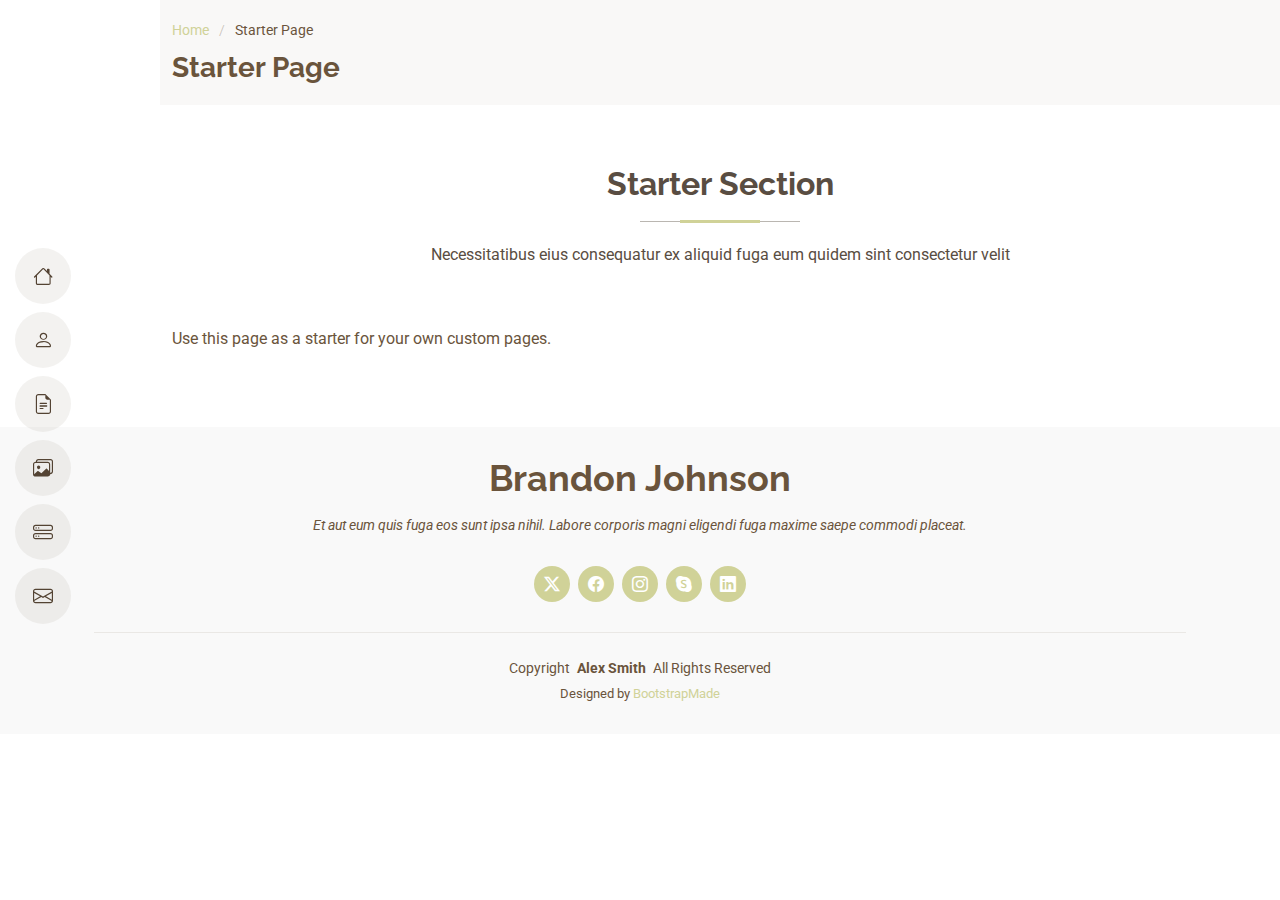
<file: starter-page.html>
<!DOCTYPE html>
<html lang="en">

<head>
  <meta charset="utf-8">
  <meta content="width=device-width, initial-scale=1.0" name="viewport">
  <title>Starter Page - MyResume Bootstrap Template</title>
  <meta content="" name="description">
  <meta content="" name="keywords">

  <!-- Favicons -->
  <link href="assets/img/favicon.png" rel="icon">
  <link href="assets/img/apple-touch-icon.png" rel="apple-touch-icon">

  <!-- Fonts -->
  <link href="https://fonts.googleapis.com" rel="preconnect">
  <link href="https://fonts.gstatic.com" rel="preconnect" crossorigin>
  <link href="https://fonts.googleapis.com/css2?family=Roboto:ital,wght@0,100;0,300;0,400;0,500;0,700;0,900;1,100;1,300;1,400;1,500;1,700;1,900&family=Poppins:ital,wght@0,100;0,200;0,300;0,400;0,500;0,600;0,700;0,800;0,900;1,100;1,200;1,300;1,400;1,500;1,600;1,700;1,800;1,900&family=Raleway:ital,wght@0,100;0,200;0,300;0,400;0,500;0,600;0,700;0,800;0,900;1,100;1,200;1,300;1,400;1,500;1,600;1,700;1,800;1,900&display=swap" rel="stylesheet">

  <!-- Vendor CSS Files -->
  <link href="assets/vendor/bootstrap/css/bootstrap.min.css" rel="stylesheet">
  <link href="assets/vendor/bootstrap-icons/bootstrap-icons.css" rel="stylesheet">
  <link href="assets/vendor/aos/aos.css" rel="stylesheet">
  <link href="assets/vendor/glightbox/css/glightbox.min.css" rel="stylesheet">
  <link href="assets/vendor/swiper/swiper-bundle.min.css" rel="stylesheet">

  <!-- Main CSS File -->
  <link href="assets/css/main.css" rel="stylesheet">

  <!-- =======================================================
  * Template Name: MyResume
  * Template URL: https://bootstrapmade.com/free-html-bootstrap-template-my-resume/
  * Updated: Jun 29 2024 with Bootstrap v5.3.3
  * Author: BootstrapMade.com
  * License: https://bootstrapmade.com/license/
  ======================================================== -->
</head>

<body class="starter-page-page">

  <header id="header" class="header d-flex flex-column justify-content-center">

    <i class="header-toggle d-xl-none bi bi-list"></i>

    <nav id="navmenu" class="navmenu">
      <ul>
        <li><a href="#hero"><i class="bi bi-house navicon"></i><span>Home</span></a></li>
        <li><a href="#about"><i class="bi bi-person navicon"></i><span>About</span></a></li>
        <li><a href="#resume"><i class="bi bi-file-earmark-text navicon"></i><span>Resume</span></a></li>
        <li><a href="#portfolio"><i class="bi bi-images navicon"></i><span>Portfolio</span></a></li>
        <li><a href="#services"><i class="bi bi-hdd-stack navicon"></i><span>Services</span></a></li>
        <li><a href="#contact"><i class="bi bi-envelope navicon"></i><span>Contact</span></a></li>
      </ul>
    </nav>

  </header>

  <main class="main">

    <!-- Page Title -->
    <div class="page-title" data-aos="fade">
      <div class="container">
        <nav class="breadcrumbs">
          <ol>
            <li><a href="index.html">Home</a></li>
            <li class="current">Starter Page</li>
          </ol>
        </nav>
        <h1>Starter Page</h1>
      </div>
    </div><!-- End Page Title -->

    <!-- Starter Section Section -->
    <section id="starter-section" class="starter-section section">

      <!-- Section Title -->
      <div class="container section-title" data-aos="fade-up">
        <h2>Starter Section</h2>
        <p>Necessitatibus eius consequatur ex aliquid fuga eum quidem sint consectetur velit</p>
      </div><!-- End Section Title -->

      <div class="container" data-aos="fade-up">
        <p>Use this page as a starter for your own custom pages.</p>
      </div>

    </section><!-- /Starter Section Section -->

  </main>

  <footer id="footer" class="footer position-relative light-background">
    <div class="container">
      <h3 class="sitename">Brandon Johnson</h3>
      <p>Et aut eum quis fuga eos sunt ipsa nihil. Labore corporis magni eligendi fuga maxime saepe commodi placeat.</p>
      <div class="social-links d-flex justify-content-center">
        <a href=""><i class="bi bi-twitter-x"></i></a>
        <a href=""><i class="bi bi-facebook"></i></a>
        <a href=""><i class="bi bi-instagram"></i></a>
        <a href=""><i class="bi bi-skype"></i></a>
        <a href=""><i class="bi bi-linkedin"></i></a>
      </div>
      <div class="container">
        <div class="copyright">
          <span>Copyright</span> <strong class="px-1 sitename">Alex Smith</strong> <span>All Rights Reserved</span>
        </div>
        <div class="credits">
          <!-- All the links in the footer should remain intact. -->
          <!-- You can delete the links only if you've purchased the pro version. -->
          <!-- Licensing information: https://bootstrapmade.com/license/ -->
          <!-- Purchase the pro version with working PHP/AJAX contact form: [buy-url] -->
          Designed by <a href="https://bootstrapmade.com/">BootstrapMade</a>
        </div>
      </div>
    </div>
  </footer>

  <!-- Scroll Top -->
  <a href="#" id="scroll-top" class="scroll-top d-flex align-items-center justify-content-center"><i class="bi bi-arrow-up-short"></i></a>

  <!-- Preloader -->
  <div id="preloader"></div>

  <!-- Vendor JS Files -->
  <script src="assets/vendor/bootstrap/js/bootstrap.bundle.min.js"></script>
  <script src="assets/vendor/php-email-form/validate.js"></script>
  <script src="assets/vendor/aos/aos.js"></script>
  <script src="assets/vendor/typed.js/typed.umd.js"></script>
  <script src="assets/vendor/purecounter/purecounter_vanilla.js"></script>
  <script src="assets/vendor/waypoints/noframework.waypoints.js"></script>
  <script src="assets/vendor/glightbox/js/glightbox.min.js"></script>
  <script src="assets/vendor/imagesloaded/imagesloaded.pkgd.min.js"></script>
  <script src="assets/vendor/isotope-layout/isotope.pkgd.min.js"></script>
  <script src="assets/vendor/swiper/swiper-bundle.min.js"></script>

  <!-- Main JS File -->
  <script src="assets/js/main.js"></script>

</body>

</html>
</file>
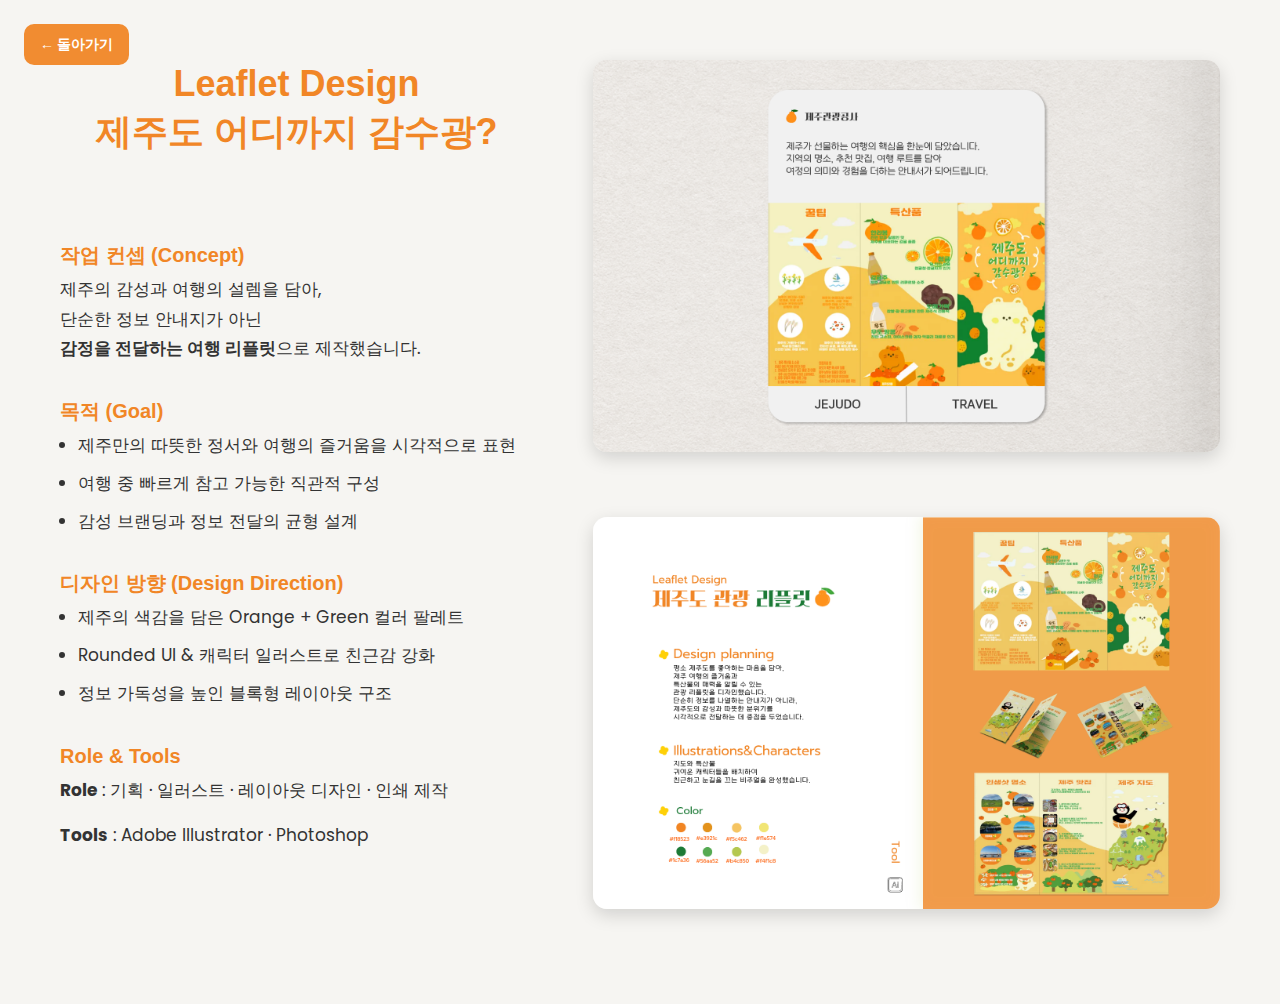
<file: 리플릿.html>
<!DOCTYPE html>
<html lang="ko">
<head>
  <meta charset="UTF-8">
  <title>Leaflet Design - 제주도 어디까지 감수광?</title>
  <meta name="viewport" content="width=device-width, initial-scale=1.0">

  <!-- Fonts -->
  <link href="https://fonts.googleapis.com/css2?family=Poppins:wght@300;400;500;600;700&display=swap" rel="stylesheet">

  <!-- Vendor & Main CSS -->
  <link href="assets/vendor/bootstrap/css/bootstrap.min.css" rel="stylesheet">
  <link href="assets/vendor/bootstrap-icons/bootstrap-icons.css" rel="stylesheet">
  <link href="assets/css/main.css" rel="stylesheet">

  <style>
    body {
      background-color: #F6F5F2;
      font-family: 'Poppins', sans-serif;
    }

    .detail-container {
      max-width: 1240px;
      margin: 0 auto;
      padding: 60px 40px;
      display: flex;
      gap: 60px;
      align-items: flex-start;
    }

    .left-info {
      width: 43%;
    }

    .left-info h1 {
      font-size: 36px;
      font-weight: 700;
      color: #f18626;
      margin-bottom: 28px;
      line-height: 1.33;
    }

    .left-info h3 {
      margin-top: 35px;
      font-size: 20px;
      font-weight: 600;
      color: #f18626;
    }

    .left-info p,
    .left-info li {
      font-size: 17px;
      line-height: 1.75;
      margin-top: 8px;
      color: #333;
    }

    .left-info ul { margin-top: 6px; padding-left: 18px; }

    .right-images {
      width: 57%;
      display: flex;
      flex-direction: column;
      gap: 30px;
      align-items: center;
    }

    .right-images img {
      width: 100%;
      max-width: 1200px;
      height: auto;              /* 원본 비율 유지 */
      object-fit: contain;       /* 잘림 방지 */
      border-radius: 14px;
      box-shadow: 0 6px 18px rgba(0,0,0,0.15);
    }

    .btn-back {
      position: fixed;
      top: 24px;
      left: 24px;
      background: #f18626;
      padding: 10px 16px;
      border-radius: 10px;
      font-size: 14px;
      font-weight: 600;
      text-decoration: none;
      color: #fff;
      z-index: 20;
    }

    /* 반응형 */
    @media (max-width: 992px) {
      .detail-container {
        flex-direction: column;
      }
      .left-info, .right-images {
        width: 100%;
      }
    }

    @media (max-width: 768px) {
      .detail-container {
        padding: 30px 20px;
      }
      .left-info h1 {
        font-size: 28px;
      }
    }
  </style>
</head>

<body>

<a href="index.html" class="btn-back">← 돌아가기</a>

<div class="detail-container">

  <!-- LEFT INFO -->
  <div class="left-info">
    <h1>Leaflet Design <br>제주도 어디까지 감수광?</h1>
    <br>
    <h3>작업 컨셉 (Concept)</h3>
    <p>
      제주의 감성과 여행의 설렘을 담아,<br>
      단순한 정보 안내지가 아닌 <br><strong>감정을 전달하는 여행 리플릿</strong>으로 제작했습니다.
    </p>

    <h3>목적 (Goal)</h3>
    <ul>
      <li>제주만의 따뜻한 정서와 여행의 즐거움을 시각적으로 표현</li>
      <li>여행 중 빠르게 참고 가능한 직관적 구성</li>
      <li>감성 브랜딩과 정보 전달의 균형 설계</li>
    </ul>

    <h3>디자인 방향 (Design Direction)</h3>
    <ul>
      <li>제주의 색감을 담은 Orange + Green 컬러 팔레트</li>
      <li>Rounded UI & 캐릭터 일러스트로 친근감 강화</li>
      <li>정보 가독성을 높인 블록형 레이아웃 구조</li>
    </ul>

    <h3>Role & Tools</h3>
    <p><strong>Role</strong> : 기획 · 일러스트 · 레이아웃 디자인 · 인쇄 제작</p>
    <p><strong>Tools</strong> : Adobe Illustrator · Photoshop</p>
  </div>

  <!-- RIGHT IMAGES -->
  <div class="right-images">
    <img src="./assets/img/리플릿/리플릿 썸넬1600.png" alt="리플릿 썸네일 이미지">
    <img src="./assets/img/리플릿/리플릿 상페1600.png" alt="리플릿 최종 이미지">
  </div>

</div>

</body>
</html>
</file>
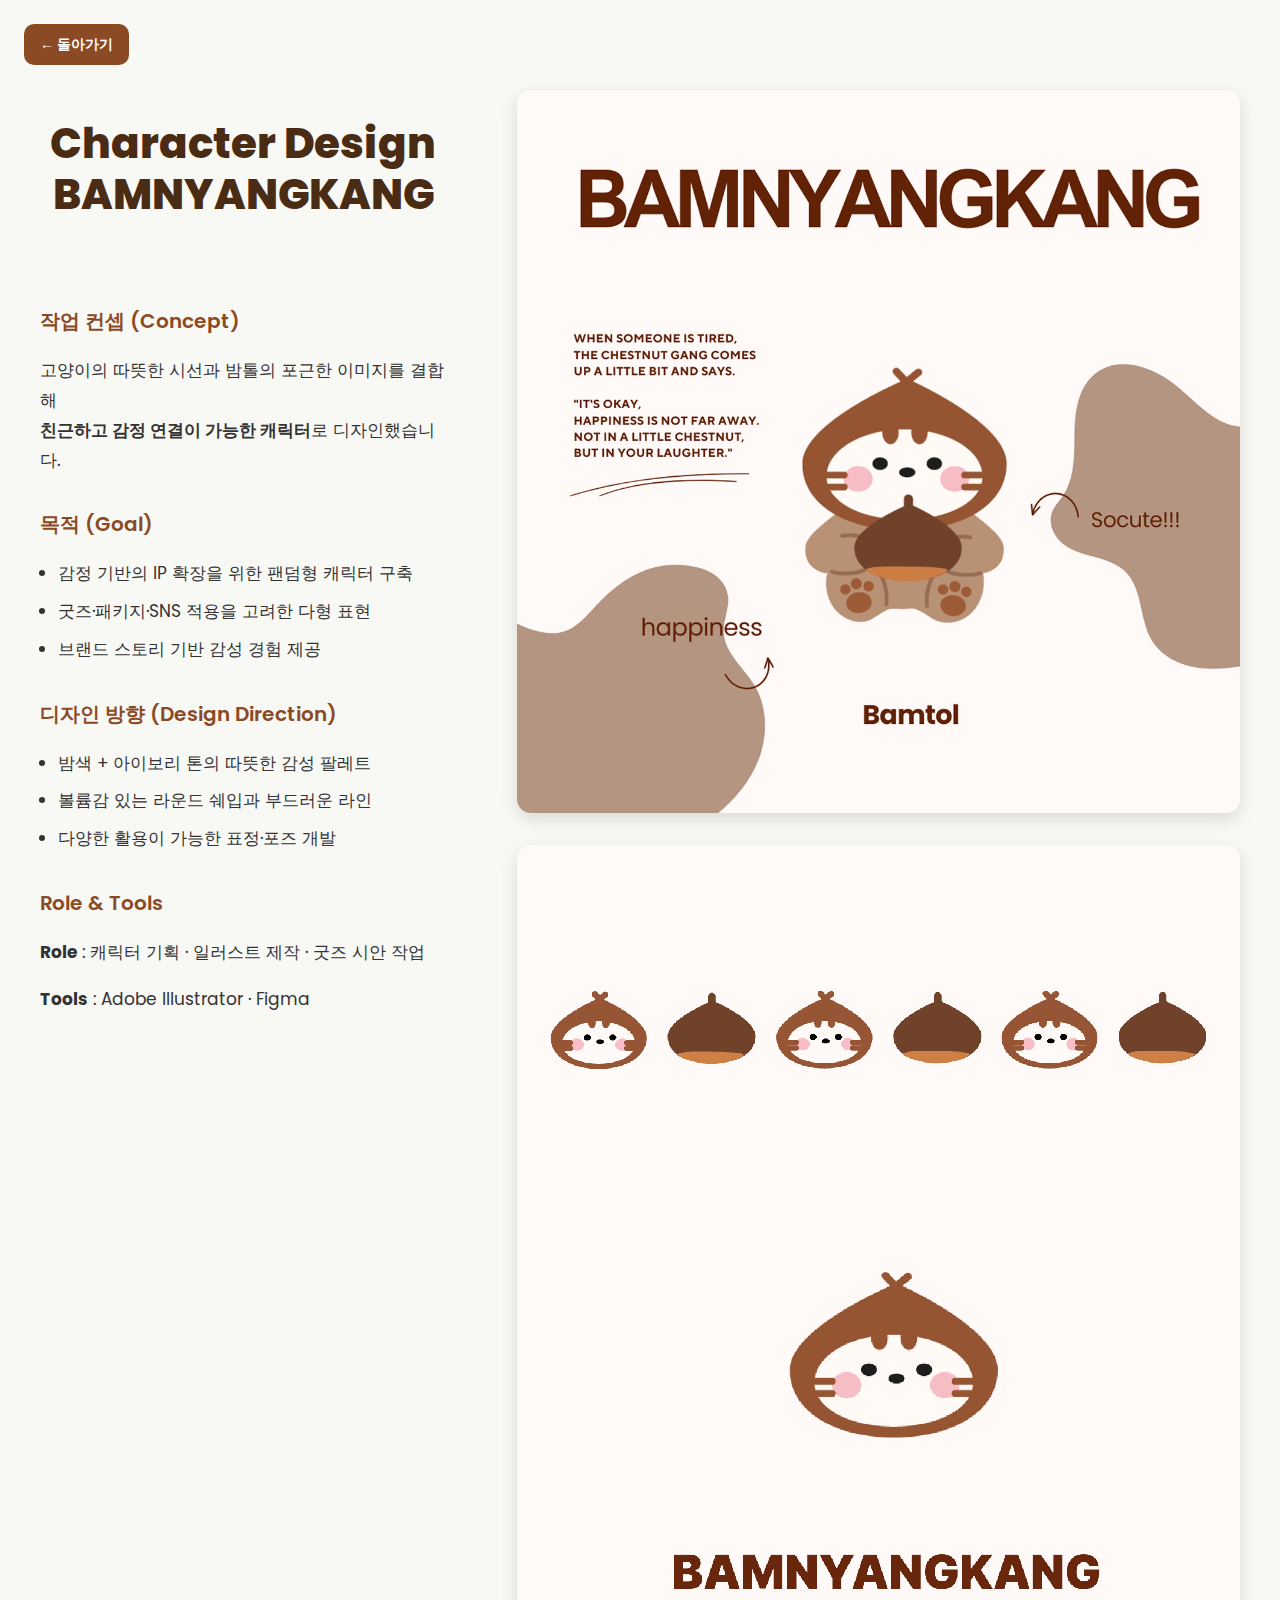
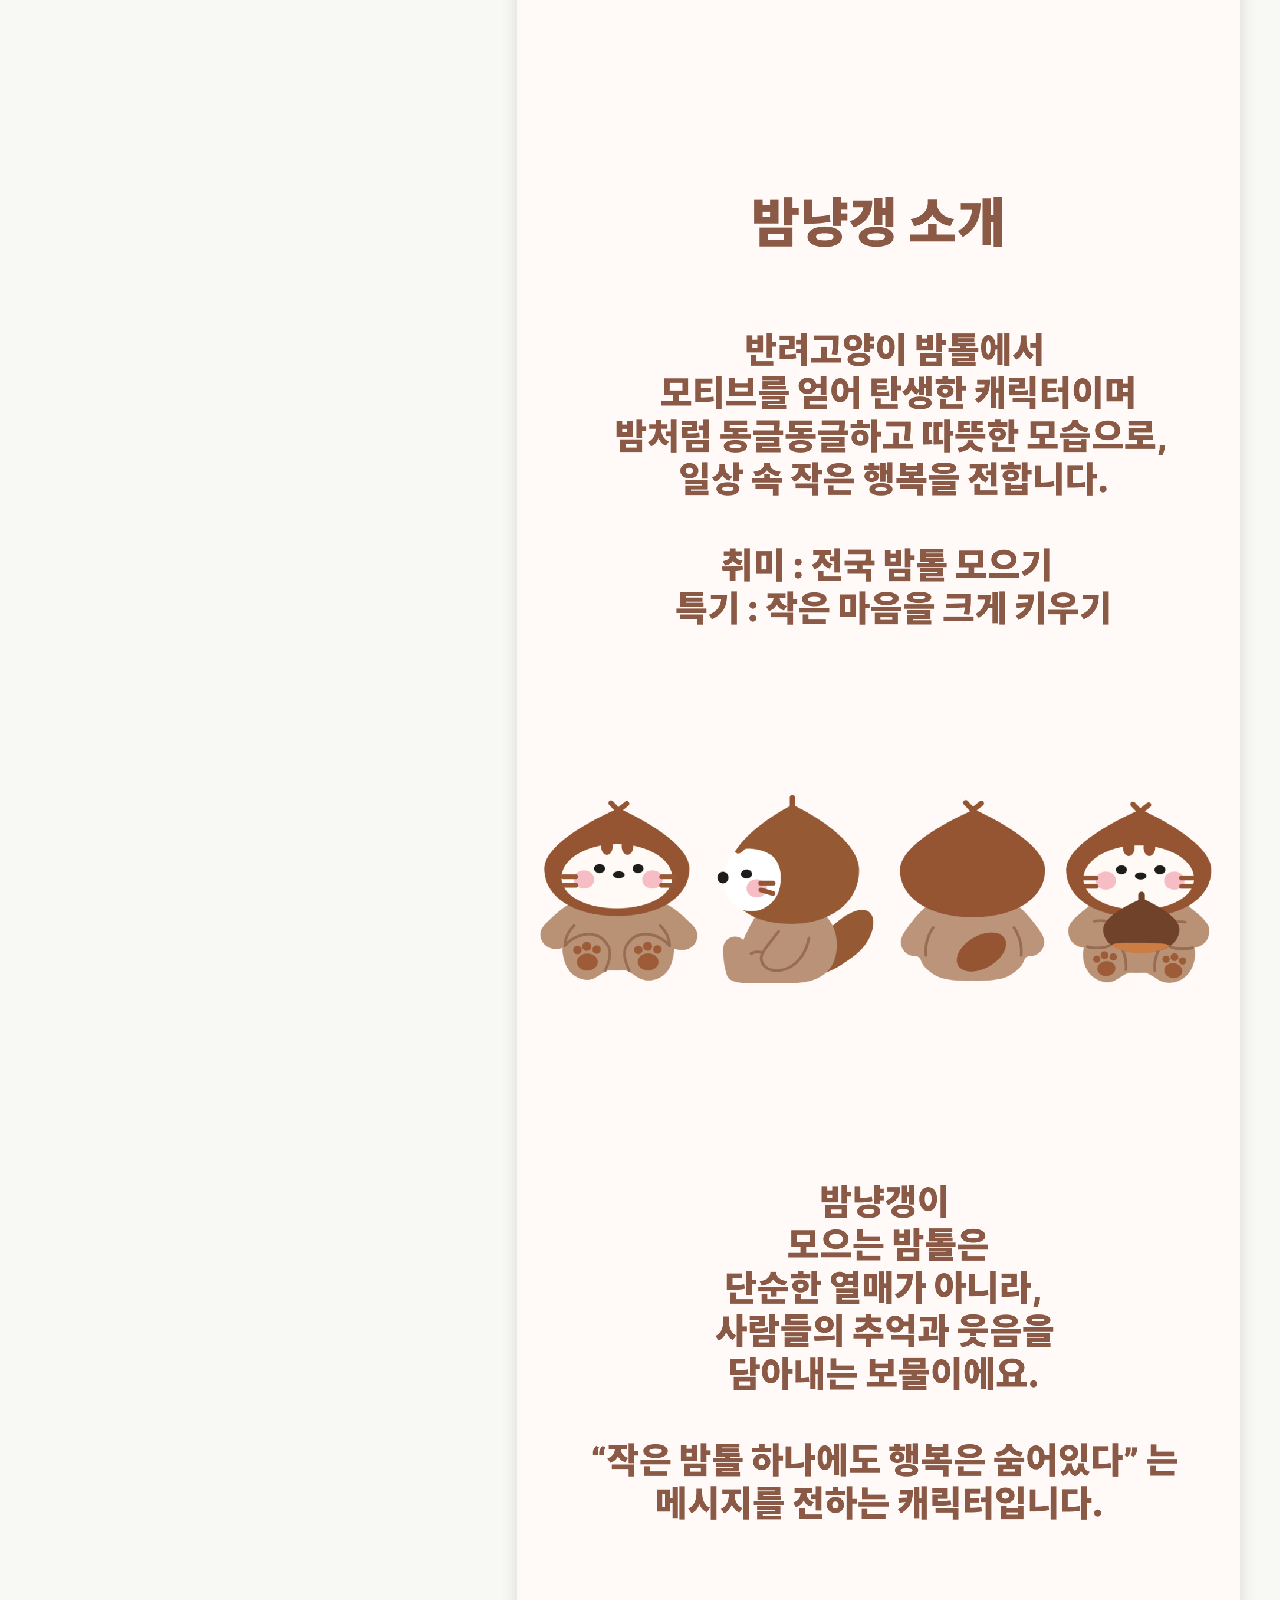
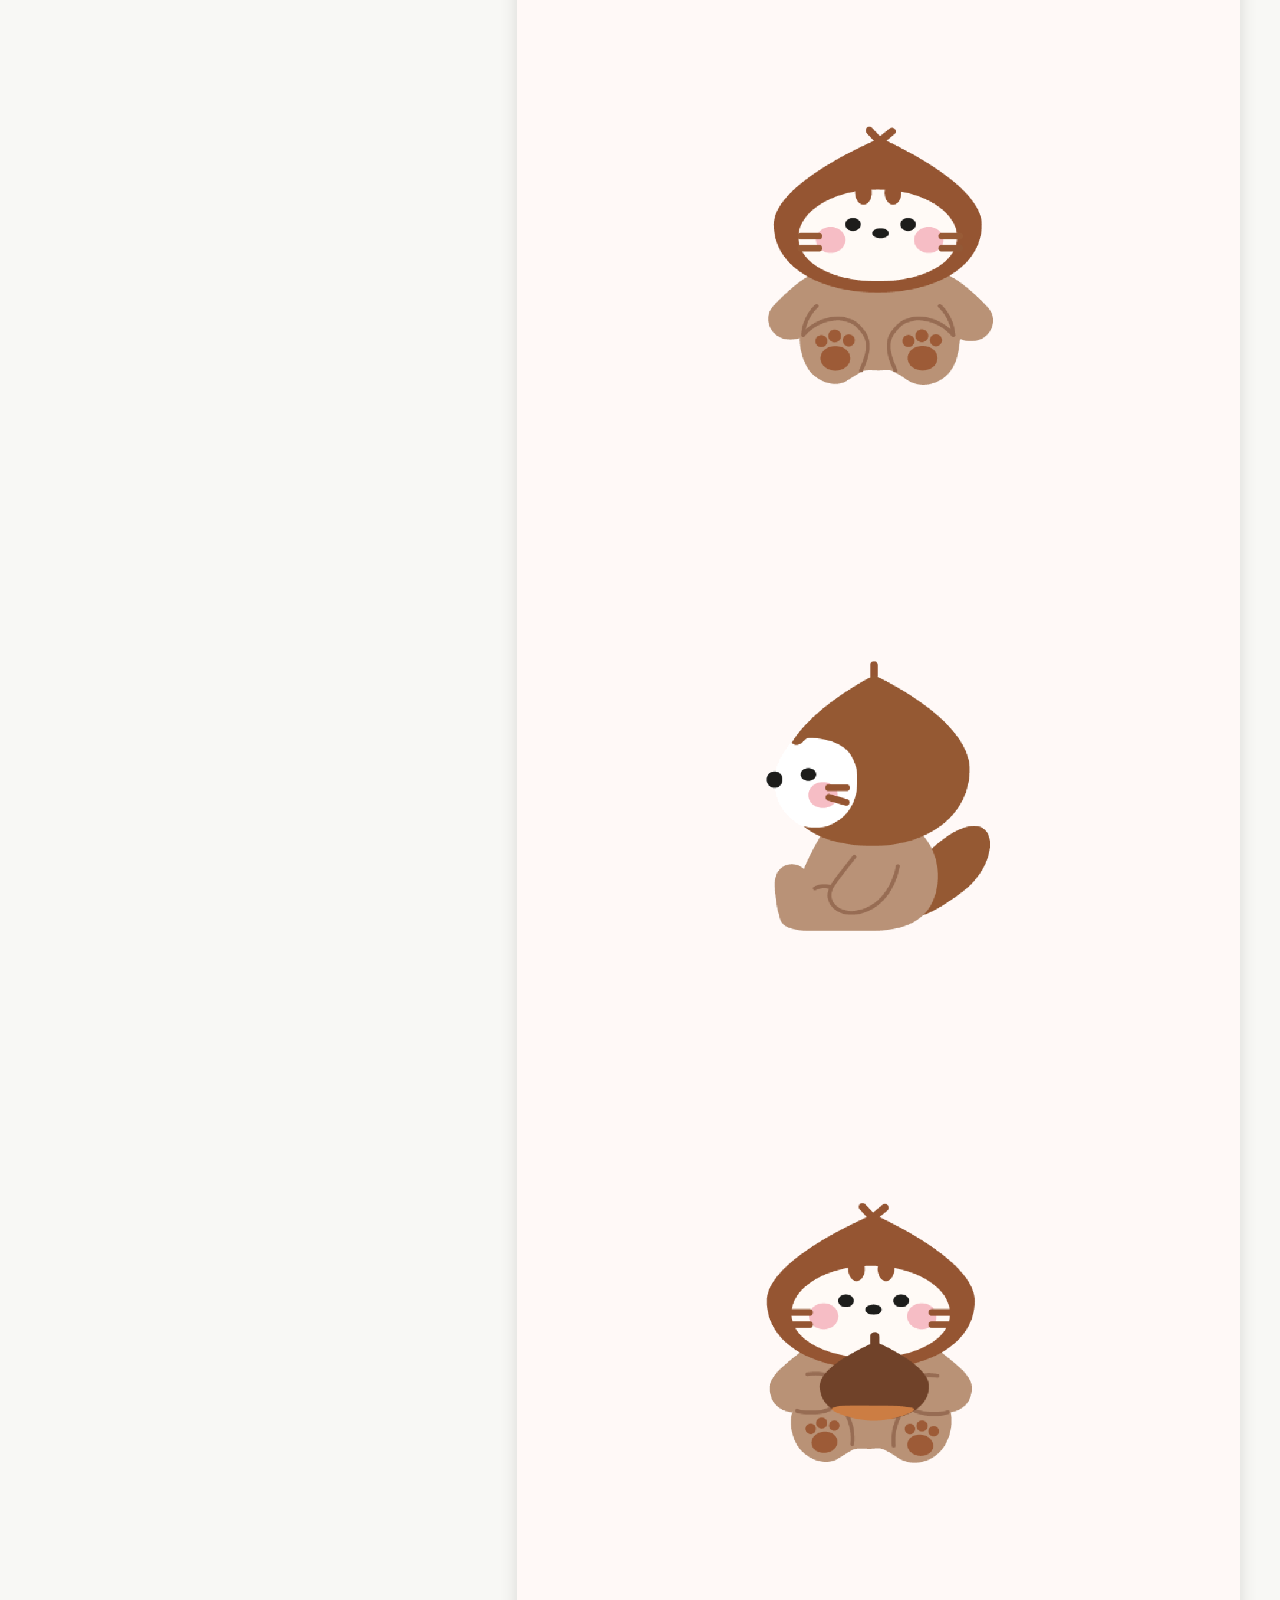
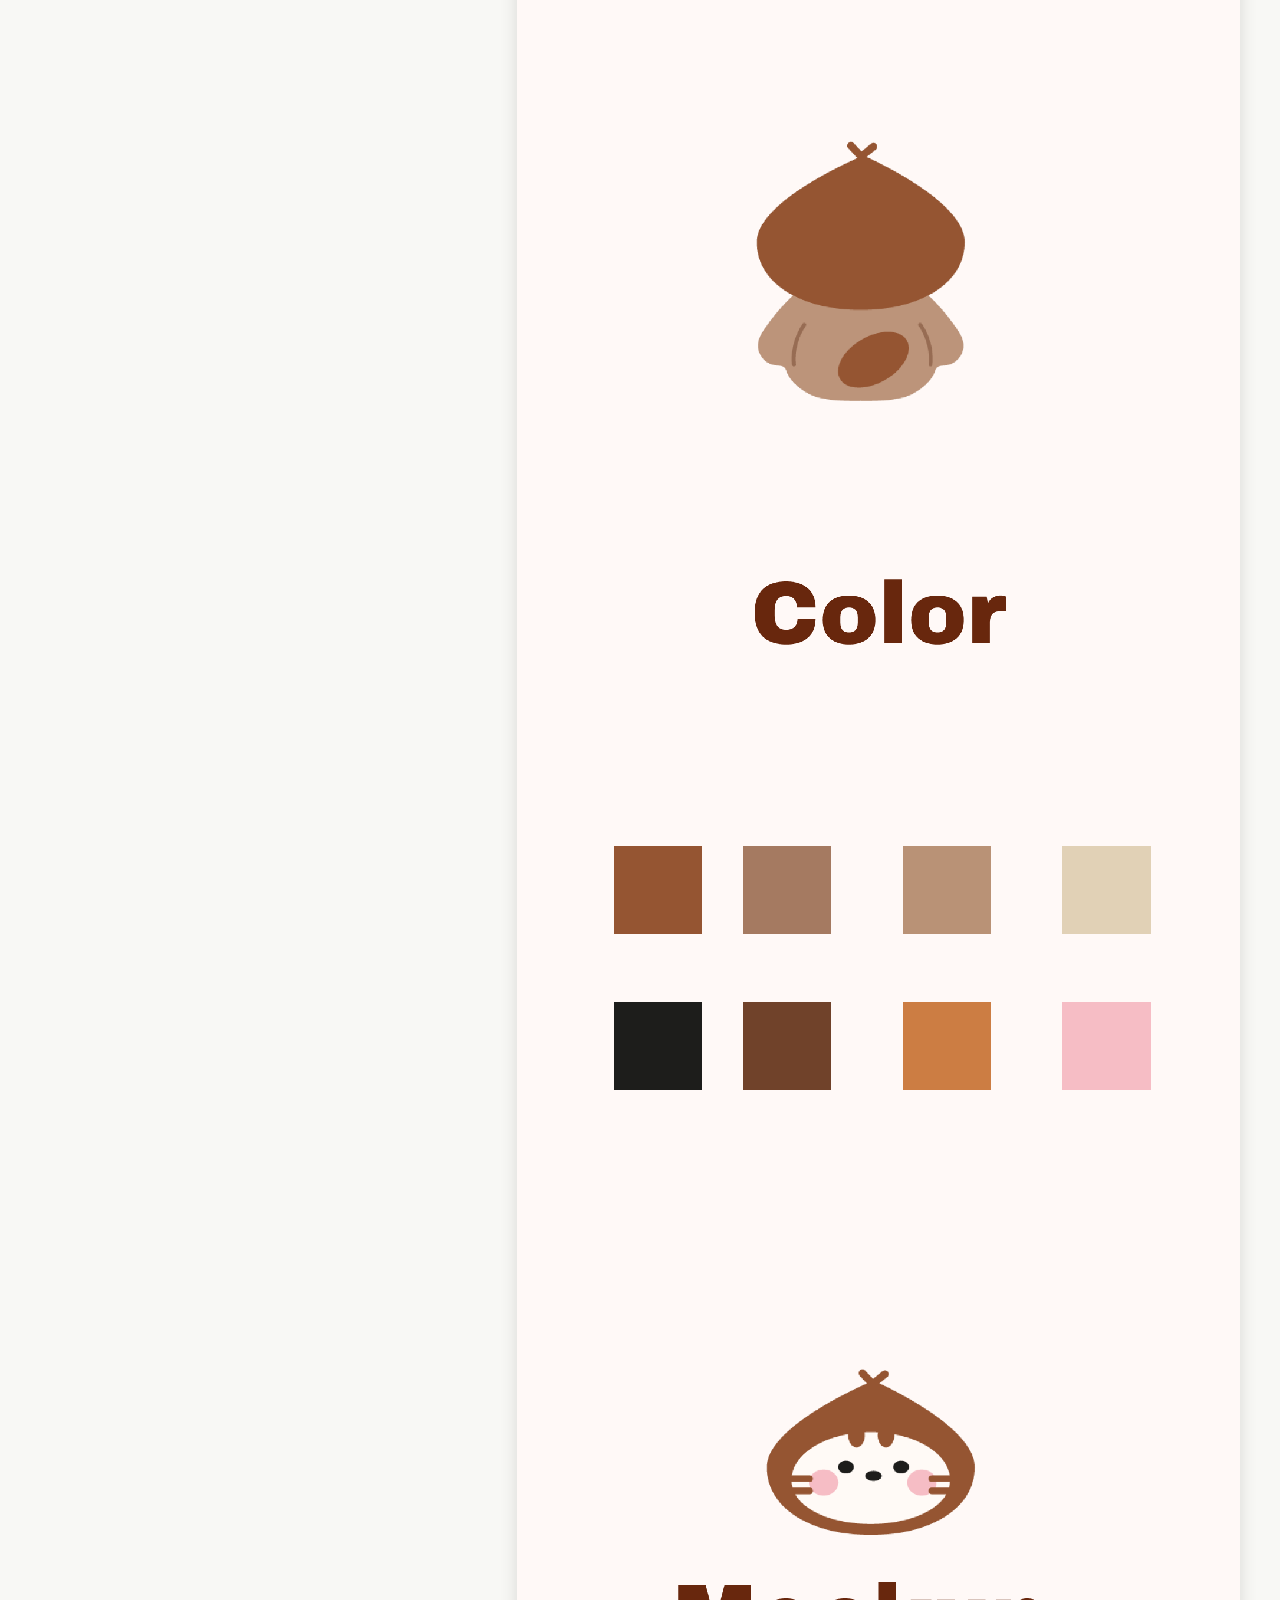
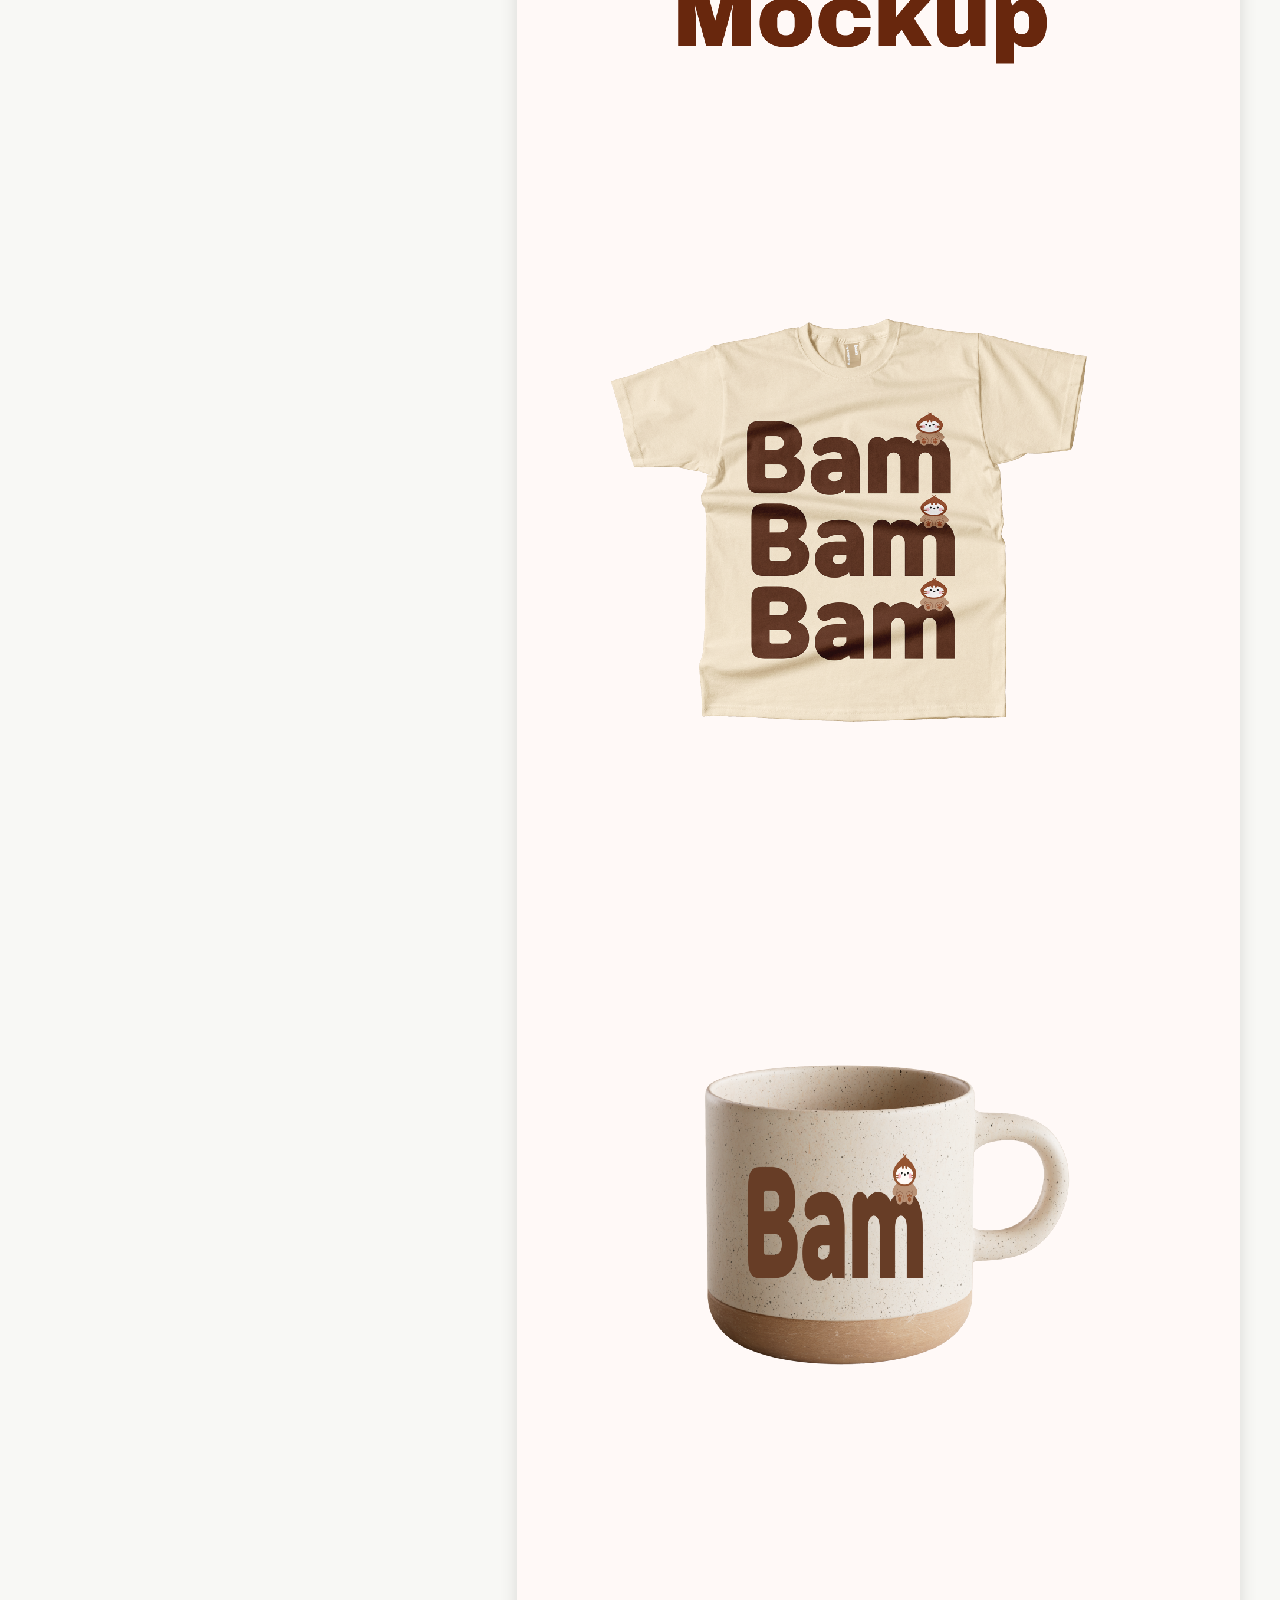
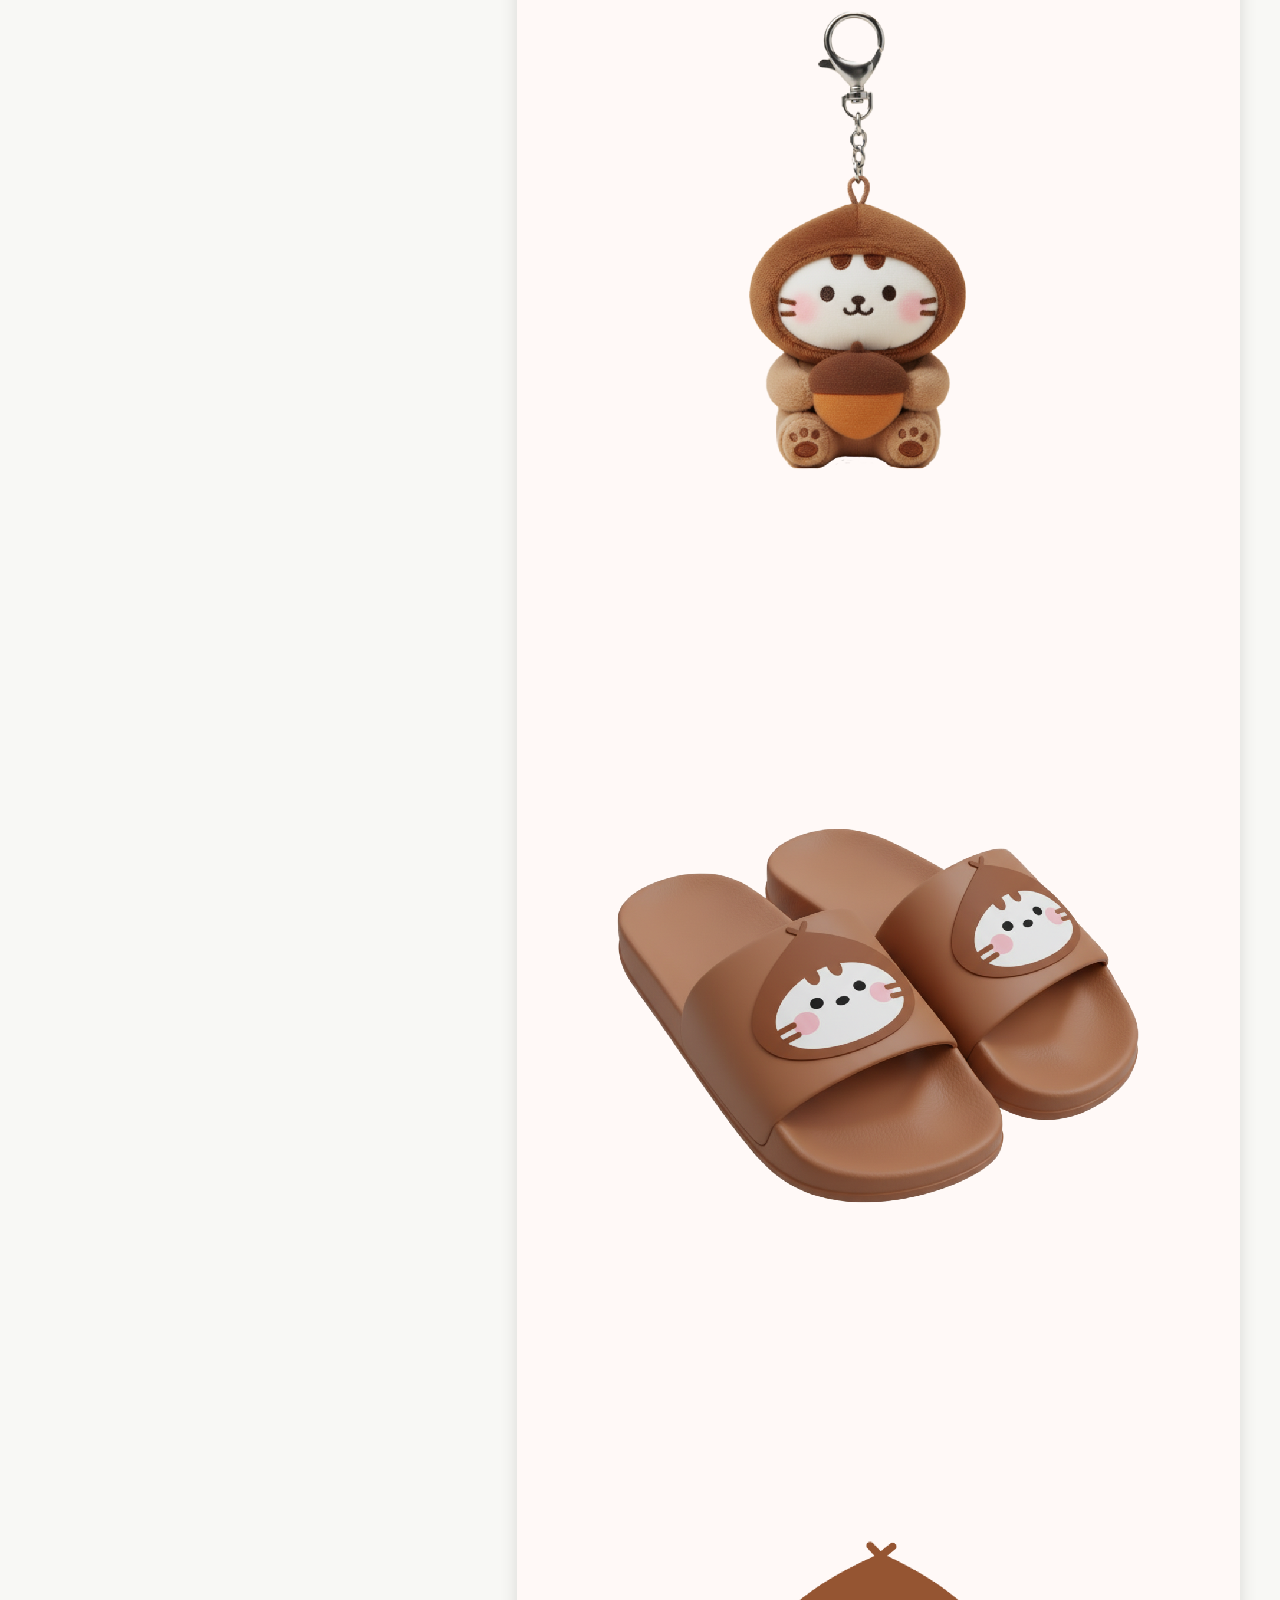
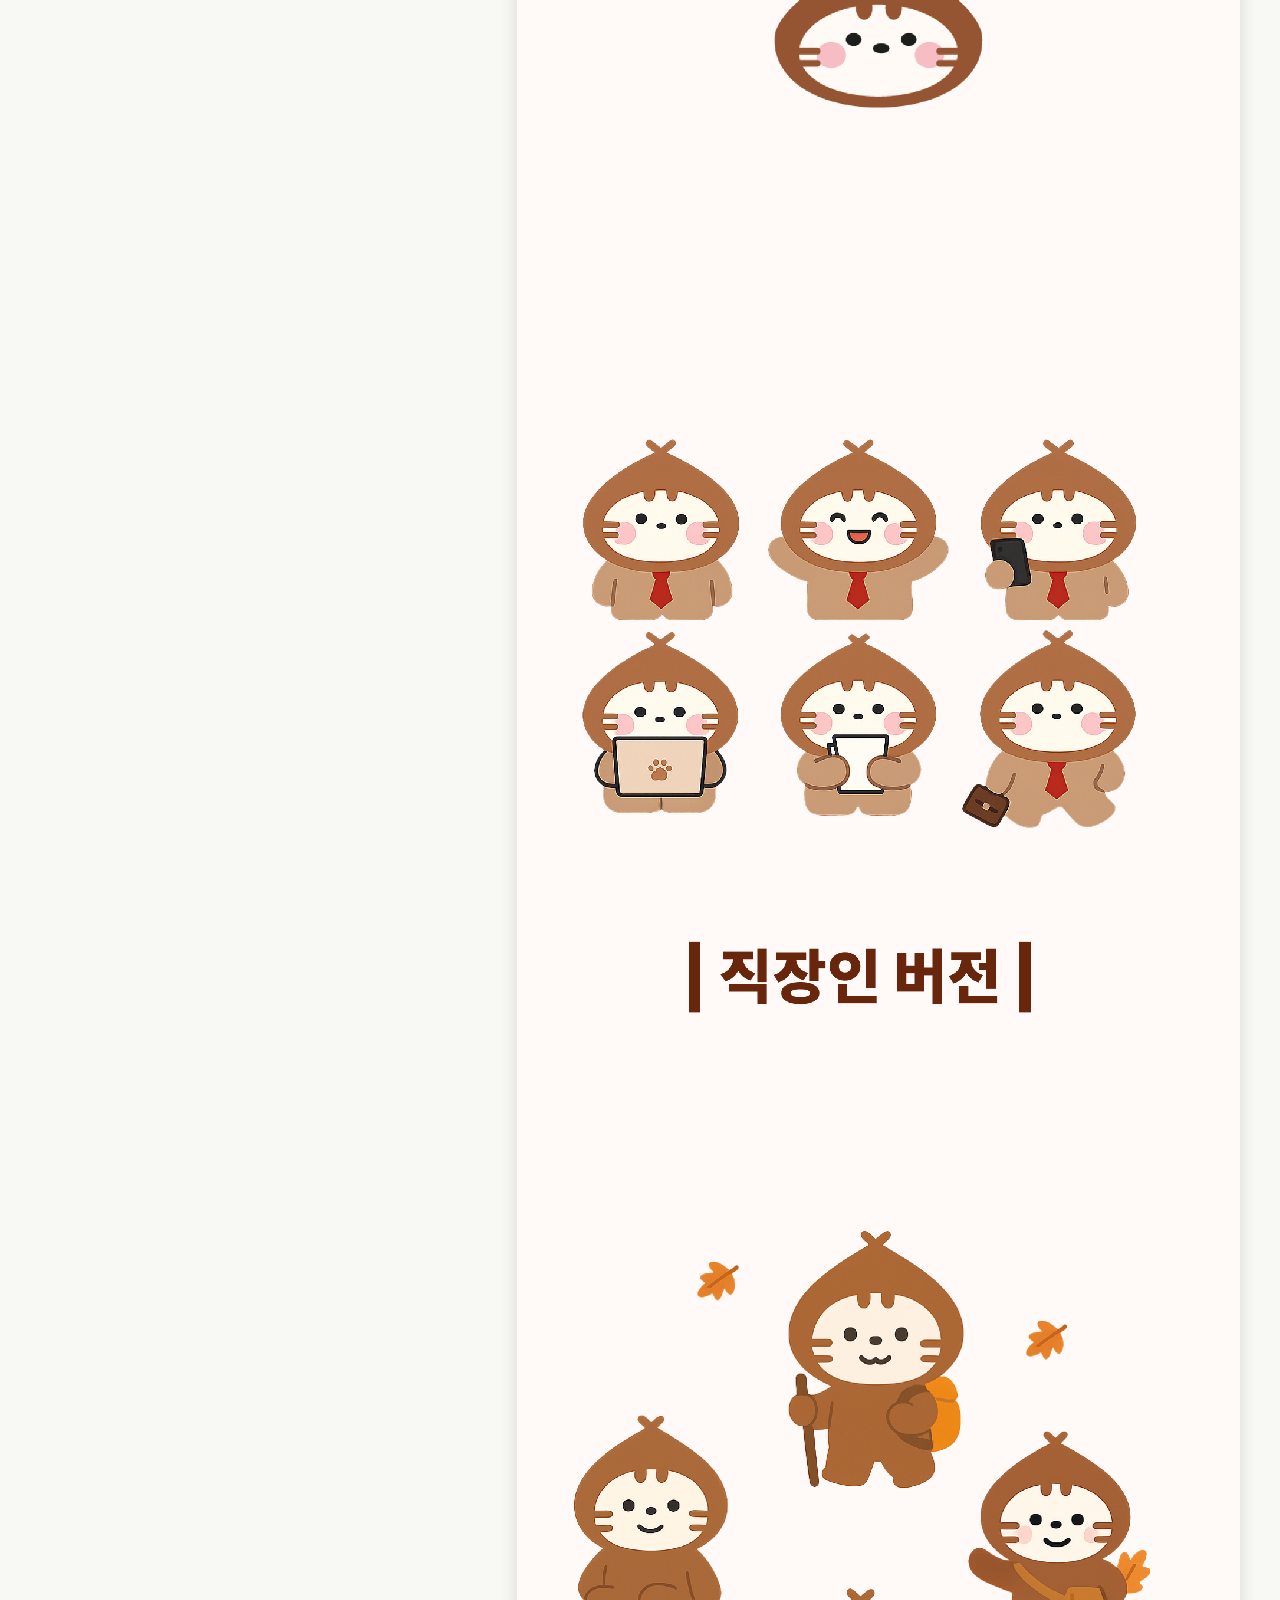
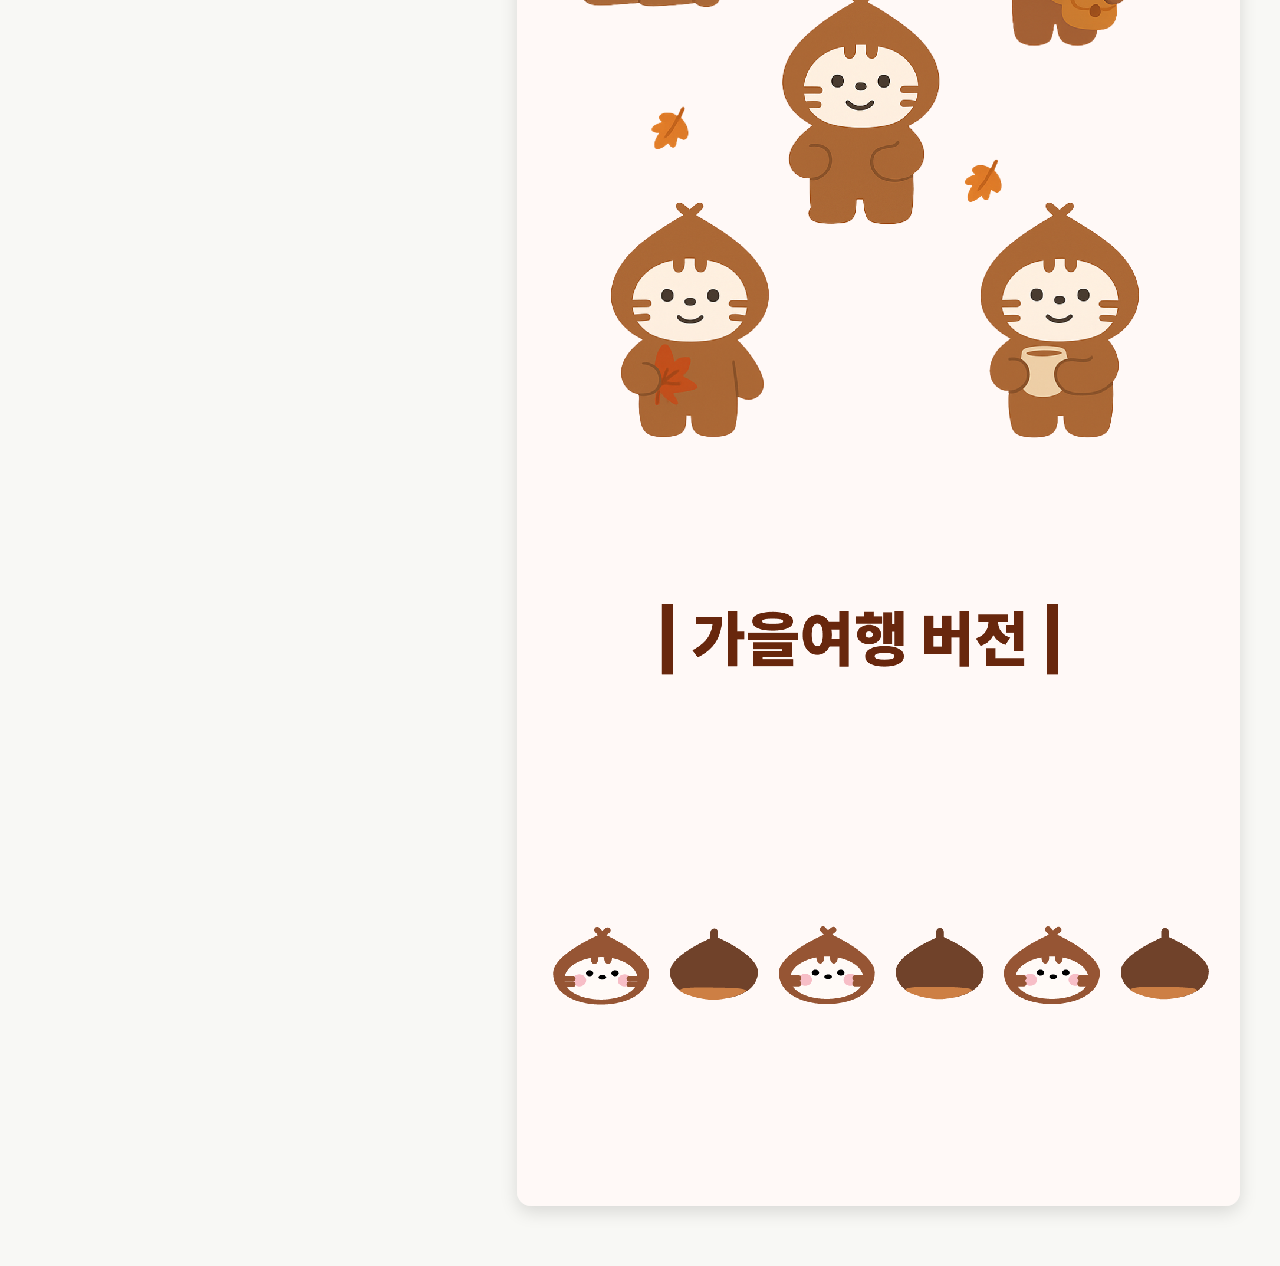
<file: 밤냥갱-portfolio-details.html>
<!DOCTYPE html>
<html lang="ko">
<head>
  <meta charset="UTF-8">
  <meta name="viewport" content="width=device-width, initial-scale=1.0">
  <title>Character Design - BAMNYANGKANG</title>

  <!-- Fonts -->
  <link href="https://fonts.googleapis.com/css2?family=Poppins:wght@300;400;500;600;700;800&display=swap" rel="stylesheet">

  <style>
    body {
      margin: 0;
      padding: 0;
      background: #F8F8F5;
      font-family: "Poppins", sans-serif;
      color: #68270D;
    }

    .btn-back {
      position: fixed;
      top: 24px;
      left: 24px;
      background: #8B4A24;
      color: white;
      padding: 10px 16px;
      border-radius: 10px;
      font-size: 14px;
      font-weight: 600;
      text-decoration: none;
      z-index: 100;
    }

    .detail-container {
      max-width: 1240px;
      margin: 0 auto;
      padding: 90px 40px 60px;
      display: flex;
      gap: 70px;
      align-items: flex-start;
    }

    /* LEFT TEXT */
    .left-info {
      width: 36%;
      text-align: left;
    }

    .left-info h1 {
      font-size: 42px;
      font-weight: 800;
      text-align: center;
      margin-bottom: 4px;
      line-height: 1.22;
      color: #4A2B13;
      animation: fadeInDown 0.9s ease forwards;
    }

    .slogan {
      font-family: "Poppins", sans-serif;
      font-size: 32px;
      font-weight: 800;
      text-align: center;
      color: #8B4A24;
      letter-spacing: 0.5px;
      margin: 14px 0 48px;
      opacity: 0;
      animation: fadeInUp 0.9s ease 0.25s forwards;
    }

    .left-info h3 {
      margin-top: 34px;
      font-size: 20px;
      font-weight: 600;
      color: #8B4A24;
    }

    .left-info p,
    .left-info li {
      font-size: 17px;
      line-height: 1.75;
      color: #333;
      margin-top: 8px;
    }

    .left-info ul {
      padding-left: 18px;
      list-style-position: outside;
      margin-top: 10px;
    }

    /* RIGHT IMAGES */
    .right-images {
      width: 64%;
      display: flex;
      flex-direction: column;
      gap: 32px;
      align-items: center;
    }

    .right-images img {
      width: 100%;
      max-width: 1200px;
      border-radius: 14px;
      box-shadow: 0 6px 18px rgba(0,0,0,0.13);
    }

    /* ANIMATIONS */
    @keyframes fadeInDown {
      from { opacity: 0; transform: translateY(-20px); }
      to { opacity: 1; transform: translateY(0); }
    }

    @keyframes fadeInUp {
      from { opacity: 0; transform: translateY(20px); }
      to { opacity: 1; transform: translateY(0); }
    }

    @media (max-width: 992px) {
      .detail-container {
        flex-direction: column;
        padding: 30px 20px;
      }
      .left-info,
      .right-images {
        width: 100%;
      }
      .left-info h1,
      .slogan {
        text-align: center;
      }
    }
  </style>
</head>

<body>

<a href="../index.html" class="btn-back">← 돌아가기</a>

<div class="detail-container">
  <!-- LEFT -->
  <div class="left-info">
    <h1>Character Design<br>BAMNYANGKANG</h1>
    <p class="slogan">작은 밤톨이 전하는 큰 따뜻함</p>

    <h3>작업 컨셉 (Concept)</h3>
    <p>
      고양이의 따뜻한 시선과 밤톨의 포근한 이미지를 결합해<br>
      <strong>친근하고 감정 연결이 가능한 캐릭터</strong>로 디자인했습니다.
    </p>

    <h3>목적 (Goal)</h3>
    <ul>
      <li>감정 기반의 IP 확장을 위한 팬덤형 캐릭터 구축</li>
      <li>굿즈·패키지·SNS 적용을 고려한 다형 표현</li>
      <li>브랜드 스토리 기반 감성 경험 제공</li>
    </ul>

    <h3>디자인 방향 (Design Direction)</h3>
    <ul>
      <li>밤색 + 아이보리 톤의 따뜻한 감성 팔레트</li>
      <li>볼륨감 있는 라운드 쉐입과 부드러운 라인</li>
      <li>다양한 활용이 가능한 표정·포즈 개발</li>
    </ul>

    <h3>Role & Tools</h3>
    <p><strong>Role</strong> : 캐릭터 기획 · 일러스트 제작 · 굿즈 시안 작업</p>
    <p><strong>Tools</strong> : Adobe Illustrator · Figma</p>
  </div>

  <!-- RIGHT -->
  <div class="right-images">
    <img src="./assets/img/밤냥갱/밤냥갱썸네일.png" alt="Bamnyangkang Main">
    <img src="./assets/img/밤냥갱/밤냥갱 소개.png" alt="Bamnyangkang Detail">
  </div>
</div>

</body>
</html>
</file>
<file: assets/css/main.css>
@import url('https://fonts.googleapis.com/css2?family=Roboto+Mono:ital,wght@0,100..700;1,100..700&display=swap');

@import url('https://fonts.googleapis.com/css2?family=Alfa+Slab+One&family=Roboto+Mono:ital,wght@0,100..700;1,100..700&display=swap');


.roboto-mono-min1 {
  font-family: "Roboto Mono", monospace;
  font-optical-sizing: auto;
  font-weight: 400;
  font-style: normal;
}


.alfa-slab-one-min2 {
  font-family: "Alfa Slab One", serif;
  font-weight: 400;
  font-style: normal;
}




/* Fonts */
:root {
  --default-font: "Roboto",  system-ui, -apple-system, "Segoe UI", Roboto, "Helvetica Neue", Arial, "Noto Sans", "Liberation Sans", sans-serif, "Apple Color Emoji", "Segoe UI Emoji", "Segoe UI Symbol", "Noto Color Emoji";
  --heading-font: "Raleway",  sans-serif;
  --nav-font: "Poppins",  sans-serif;
}

/* Global Colors - The following color variables are used throughout the website. Updating them here will change the color scheme of the entire website */
:root { 
  --background-color: #ffffff; /* Background color for the entire website, including individual sections */
  --default-color: #6a543c; /* 메인 im 글자 컬러 Default color used for the majority of the text content across the entire website */
  --heading-color: #6a543c; /* 메인 민정 글자 컬러  Color for headings, subheadings and title throughout the website */
  --accent-color: #d0d298; /* 메인 im 밑줄 컬러 Accent color that represents your brand on the website. It's used for buttons, links, and other elements that need to stand out */
  --surface-color: #ffffff; /* 서비스 콘솔박스 색상The surface color is used as a background of boxed elements within sections, such as cards, icon boxes, or other elements that require a visual separation from the global background. */
  --contrast-color: #ffffff; /* 메인 좌측 콘솔 호버시 글자 색상Contrast color for text, ensuring readability against backgrounds of accent, heading, or default colors. */
}

/* Nav Menu Colors - The following color variables are used specifically for the navigation menu. They are separate from the global colors to allow for more customization options */
:root {
  --nav-color: #534333;  /* The default color of the main navmenu links #ffae34; */ 
  --nav-hover-color: #d0d298; /* Applied to main navmenu links when they are hovered over or active */
  --nav-mobile-background-color: #d0d298; /* Used as the background color for mobile navigation menu */
  --nav-dropdown-background-color: #534333; /* Used as the background color for dropdown items that appear when hovering over primary navigation items */
  --nav-dropdown-color: #534333; /* Used for navigation links of the dropdown items in the navigation menu. */
  --nav-dropdown-hover-color: #534333; /* Similar to --nav-hover-color, this color is applied to dropdown navigation links when they are hovered over. */
}

/* Color Presets - These classes override global colors when applied to any section or element, providing reuse of the sam color scheme. */

.light-background {
  --background-color: #f9f9f9;
  --surface-color: #d0d298;
}

.dark-background {
  --background-color: #f5e4d3;
  --default-color: #ffffff;
  --heading-color: #ffffff;
  --surface-color: #252525;
  --contrast-color: #ffffff;
}

/* Smooth scroll */
:root {
  scroll-behavior: smooth;
}

/* 툴 아이콘 */

tools-section {
  text-align: center;
  margin-top: 10px;
  margin-bottom: 40px;
}

.tools-icons {
  display: inline-flex;
  justify-content: center;
  align-items: center;
}

.tools-icons img {
  width: 40px;   /* 정사각 비율 유지 */
  height: 40px;
  object-fit: contain;       /* 비율 깨짐 방지 */
  margin: 0 8px;
  display: inline-block;
  filter: drop-shadow(0px 1px 1px rgba(0,0,0,0.1));
}

/* 모바일 */
@media (max-width: 800px) {
  .tools-icons img {
    width: 32px;
    height: 32px;
  }
}



/*--------------------------------------------------------------
# General Styling & Shared Classes
--------------------------------------------------------------*/
body {
  color: var(--default-color);
  background-color: var(--background-color);
  font-family: var(--default-font);
}

a {
  color: var(--accent-color);
  text-decoration: none;
  transition: 0.3s;
}

a:hover {
  color: color-mix(in srgb, var(--accent-color), transparent 25%);
  text-decoration: none;
}

h1,
h2,
h3,
h4,
h5,
h6 {
  color: var(--heading-color);
  font-family: var(--heading-font);
}



/*--------------------------------------------------------------
# Global Header
--------------------------------------------------------------*/
.header {
  color: var(--default-color);
  position: fixed;
  top: 0;
  left: 0;
  bottom: 0;
  padding: 0 15px;
  transition: all ease-in-out 0.3s;
  overflow-y: auto;
  z-index: 997;
  min-width: 200px;
}

@media (max-width: 1199px) {
  .header {
    background-color: var(--background-color);
    border-right: 1px solid color-mix(in srgb, var(--default-color), transparent 90%);
    width: 300px;
    left: -100%;
  }
}

@media (min-width: 1200px) and (max-width: 1600px) {
  .header~main {
    margin-left: 160px;
  }

  .header~main .hero {
    margin-left: -160px;
    width: 100vw;
  }
}

.header.header-show {
  left: 0;
}

.header .header-toggle {
  color: var(--contrast-color);
  background-color: var(--accent-color);
  font-size: 22px;
  display: flex;
  align-items: center;
  justify-content: center;
  width: 40px;
  height: 40px;
  border-radius: 50%;
  cursor: pointer;
  position: fixed;
  top: 15px;
  right: 15px;
  z-index: 9999;
  transition: background-color 0.3s;
}

.header .header-toggle:hover {
  color: var(--contrast-color);
  background-color: color-mix(in srgb, var(--accent-color) 90%, white 15%);
}

/*--------------------------------------------------------------
# Navigation Menu
--------------------------------------------------------------*/
.navmenu {
  padding: 0;
  z-index: 9997;
}

.navmenu ul {
  list-style: none;
  padding: 0 0 20px 0;
  margin: 0;
  width: 140px;
}

.navmenu a,
.navmenu a:focus {
  color: var(--nav-color);
  font-family: var(--nav-font);
  display: flex;
  align-items: center;
  padding: 10px 18px;
  margin-bottom: 8px;
  font-size: 15px;
  border-radius: 50px;
  background: color-mix(in srgb, var(--default-color), transparent 92%);
  height: 56px;
  width: 100%;
  overflow: hidden;
  transition: 0.3s;
}

.navmenu a i,
.navmenu a:focus i {
  font-size: 20px;
}

.navmenu a span,
.navmenu a:focus span {
  padding: 0 5px 0 7px;
}

@media (min-width: 992px) {

  .navmenu a,
  .navmenu a:focus {
    max-width: 56px;
  }

  .navmenu a span,
  .navmenu a:focus span {
    display: none;
  }
}

.navmenu a:hover,
.navmenu .active,
.navmenu .active:focus,
.navmenu li:hover>a {
  color: var(--contrast-color);
  background: var(--nav-hover-color);
}

.navmenu a:hover,
.navmenu li:hover>a {
  max-width: 100%;
  color: var(--contrast-color);
}

.navmenu a:hover span,
.navmenu li:hover>a span {
  display: block;
}

/*--------------------------------------------------------------
# Global Footer
--------------------------------------------------------------*/
.footer {
  color: var(--default-color);
  background-color: var(--background-color);
  font-size: 14px;
  text-align: center;
  padding: 30px 0;
  position: relative;
}

.footer h3 {
  font-size: 36px;
  font-weight: 700;
  position: relative;
  padding: 0;
  margin: 0 0 15px 0;
}

.footer p {
  font-size: 15;
  font-style: italic;
  padding: 0;
  margin: 0 0 30px 0;
}

.footer .social-links {
  margin: 0 0 30px 0;
}

.footer .social-links a {
  font-size: 16px;
  display: flex;
  align-items: center;
  justify-content: center;
  background: var(--accent-color);
  color: var(--contrast-color);
  line-height: 1;
  margin: 0 4px;
  border-radius: 50%;
  text-align: center;
  width: 36px;
  height: 36px;
  transition: 0.3s;
}

.footer .social-links a:hover {
  background: color-mix(in srgb, var(--accent-color), transparent 20%);
  text-decoration: none;
}

.footer .copyright {
  padding-top: 25px;
  border-top: 1px solid color-mix(in srgb, var(--default-color), transparent 90%);
}

.footer .credits {
  font-size: 13px;
  padding-top: 5px;
}

/*--------------------------------------------------------------
# Preloader
--------------------------------------------------------------*/
#preloader {
  position: fixed;
  inset: 0;
  z-index: 999999;
  overflow: hidden;
  background: var(--background-color);
  transition: all 0.6s ease-out;
}

#preloader:before {
  content: "";
  position: fixed;
  top: calc(50% - 30px);
  left: calc(50% - 30px);
  border: 6px solid #ffffff;
  border-color: var(--accent-color) transparent var(--accent-color) transparent;
  border-radius: 50%;
  width: 60px;
  height: 60px;
  animation: animate-preloader 1.5s linear infinite;
}

@keyframes animate-preloader {
  0% {
    transform: rotate(0deg);
  }

  100% {
    transform: rotate(360deg);
  }
}

/*--------------------------------------------------------------
# Scroll Top Button
--------------------------------------------------------------*/
.scroll-top {
  position: fixed;
  visibility: hidden;
  opacity: 0;
  right: 15px;
  bottom: -15px;
  z-index: 99999;
  background-color: var(--accent-color);
  width: 44px;
  height: 44px;
  border-radius: 50px;
  transition: all 0.4s;
}

.scroll-top i {
  font-size: 24px;
  color: var(--contrast-color);
  line-height: 0;
}

.scroll-top:hover {
  background-color: color-mix(in srgb, var(--accent-color), transparent 20%);
  color: var(--contrast-color);
}

.scroll-top.active {
  visibility: visible;
  opacity: 1;
  bottom: 15px;
}

/*--------------------------------------------------------------
# Disable aos animation delay on mobile devices
--------------------------------------------------------------*/
@media screen and (max-width: 768px) {
  [data-aos-delay] {
    transition-delay: 0 !important;
  }
}

/*--------------------------------------------------------------
# Global Page Titles & Breadcrumbs
--------------------------------------------------------------*/
.page-title {
  --background-color: color-mix(in srgb, var(--default-color), transparent 96%);
  color: var(--default-color);
  background-color: var(--background-color);
  padding: 20px 0;
  position: relative;
}

.page-title h1 {
  font-size: 28px;
  font-weight: 700;
  margin: 0;
}

.page-title .breadcrumbs ol {
  display: flex;
  flex-wrap: wrap;
  list-style: none;
  padding: 0 0 10px 0;
  margin: 0;
  font-size: 14px;
  font-weight: 400;
}

.page-title .breadcrumbs ol li+li {
  padding-left: 10px;
}

.page-title .breadcrumbs ol li+li::before {
  content: "/";
  display: inline-block;
  padding-right: 10px;
  color: color-mix(in srgb, var(--default-color), transparent 70%);
}

/*--------------------------------------------------------------
# Global Sections
--------------------------------------------------------------*/
section,
.section {
  color: var(--default-color);
  background-color: var(--background-color);
  padding: 60px 0;
  overflow: clip;
}

/*--------------------------------------------------------------
# Global Section Titles
--------------------------------------------------------------*/
.section-title {
  text-align: center;
  padding-bottom: 60px;
  position: relative;
}

/* 제목 h2 컬러 추가 */
.section-title h2 {
  font-size: 32px;
  font-weight: 700;
  margin-bottom: 20px;
  padding-bottom: 20px;
  position: relative;
  color: #594d42; /* 웜 브라운 */
}

/* 제목 아래 얇은 라인 */
.section-title h2:before {
  content: "";
  position: absolute;
  display: block;
  width: 160px;
  height: 1px;
  background: color-mix(in srgb, #53483b, transparent 60%);
  left: 0;
  right: 0;
  bottom: 1px;
  margin: auto;
}

/* 포인트 컬러는 유지 (accent-color 그대로) */
.section-title h2::after {
  content: "";
  position: absolute;
  display: block;
  width: 80px;
  height: 3px;
  background: var(--accent-color);
  left: 0;
  right: 0;
  bottom: 0;
  margin: auto;
}

/* 설명 텍스트 컬러 추가 */
.section-title p {
  margin-bottom: 0;
  color: #594d42; /* 웜 브라운 */
}
/*--------------------------------------------------------------
# Hero Section 히어로섹션
--------------------------------------------------------------*/

.hero {
  width: 100%;
  min-height: 100vh;
  position: relative;
  padding: 80px 0;
  display: flex;
  align-items: center;
  justify-content: center;
}

.hero img {
  position: absolute;
  inset: 0;
  display: block;
  width: 100%;
  height: 100%;
  object-fit: cover;
  z-index: 1;
}

.hero:before {
  content: "";
  background: color-mix(in srgb, var(--background-color), transparent 100%);
  position: absolute;
  inset: 0;
  z-index: 2;
}

.hero .container {
  position: relative;
  z-index: 3;
}

.hero h2 {
  margin: 0;
  font-size: 64px;
  font-weight: 700;
}

.hero p {
  margin: 5px 0 0 0;
  font-size: 26px;
}

.hero p span {
  letter-spacing: 1px;
  border-bottom: 2px solid var(--accent-color);
}

.hero .social-links {
  margin-top: 25px;
}

.hero .social-links a {
  font-size: 20px;
  display: inline-block;
  color: color-mix(in srgb, var(--default-color), transparent 30%);
  line-height: 1;
  margin-right: 20px;
  transition: 0.3s;
}

.hero .social-links a:hover {
  color: var(--accent-color);
}

@media (max-width: 768px) {
  .hero h2 {
    font-size: 32px;
  }

  .hero p {
    font-size: 20px;
  }
}

/*--------------------------------------------------------------
# About Section
--------------------------------------------------------------*/
.about .content h2 {
  font-weight: 700;
  font-size: 24px;
}

.about .content p {
    color: #6b5f54
}
.about .content ul {
  list-style: none;
  padding: 0;
}


.about .content ul li {
  margin-bottom: 20px;
  display: flex;
  align-items: center;
}

.about .content ul strong {
  margin-right: 10px;
}

.about .content ul i {
  font-size: 16px;
  margin-right: 5px;
  color: var(--accent-color);
  line-height: 0;
}

.about-item,
.about-item * {
  color: #fd7e14 !important;
}


/*--------------------------------------------------------------
# Stats Section
--------------------------------------------------------------*/
.stats i {
  background-color: var(--accent-color);
  color: var(--contrast-color);
  width: 54px;
  height: 54px;
  font-size: 24px;
  border-radius: 50px;
  display: inline-flex;
  align-items: center;
  justify-content: center;
  position: relative;
  z-index: 1;
}

.stats .stats-item {
  margin-top: 10px;
  width: 100%;
  position: relative;
  text-align: center;
  z-index: 0;
}

.stats .stats-item span {
  font-size: 36px;
  display: block;
  font-weight: 700;
  color: color-mix(in srgb, var(--default-color), transparent 20%);
}

.stats .stats-item p {
  padding: 0;
  margin: 0;
  color: color-mix(in srgb, var(--default-color), transparent 50%);
  font-size: 16px;
}

/*--------------------------------------------------------------
# Skills Section
--------------------------------------------------------------*/
.skills .progress {
  height: 60px;
  display: block;
  background: none;
  border-radius: 0;
}

.skills .progress .skill {
  color: var(--heading-color);
  padding: 0;
  margin: 0 0 6px 0;
  text-transform: uppercase;
  display: block;
  font-weight: 600;
  font-family: var(--heading-font);
}

.skills .progress .skill .val {
  float: right;
  font-style: normal;
}

.skills .progress-bar-wrap {
  background: color-mix(in srgb, var(--default-color), transparent 90%);
  height: 10px;
}

.skills .progress-bar {
  width: 1px;
  height: 10px;
  transition: 0.9s;
  background-color: var(--accent-color);
}

/*--------------------------------------------------------------
# Resume Section
--------------------------------------------------------------*/
.resume .resume-title {
  color: var(--heading-color);
  font-size: 26px;
  font-weight: 700;
  margin-top: 20px;
  margin-bottom: 20px;
}

.resume .resume-item {
  padding: 0 0 20px 20px;
  margin-top: -2px;
  border-left: 2px solid var(--accent-color);
  position: relative;
}

.resume .resume-item h4 {
  line-height: 18px;
  font-size: 18px;
  font-weight: 600;
  text-transform: uppercase;
  color: color-mix(in srgb, var(--default-color), transparent 20%);
  margin-bottom: 10px;
}

.resume .resume-item h5 {
  font-size: 16px;
  padding: 5px 15px;
  display: inline-block;
  font-weight: 600;
  margin-bottom: 10px;
}

.resume .resume-item ul {
  padding-left: 20px;
}

.resume .resume-item ul li {
  padding-bottom: 10px;
}

.resume .resume-item:last-child {
  padding-bottom: 0;
}

.resume .resume-item::before {
  content: "";
  position: absolute;
  width: 16px;
  height: 16px;
  border-radius: 50px;
  left: -9px;
  top: 0;
  background: var(--background-color);
  border: 2px solid var(--accent-color);
}

/*--------------------------------------------------------------
# Portfolio Section
--------------------------------------------------------------*/

/* 포트폴리오 박스 높이 반응형 조절 */
.portfolio .portfolio-item {
  position: relative;
  height: 260px; /* 기존 300 → 축소 */
  overflow: hidden;
}

/* 이미지 크기 조정 */
.portfolio .portfolio-item img:not(video) {
  width: 100%;
  height: 100%;
  object-fit: cover;
  object-position: center center;
  display: block;
}

/* PC, 태블릿, 모바일 반응형 */
@media (max-width: 1200px) {
  .portfolio .portfolio-item {
    height: 220px;
  }
}

@media (max-width: 768px) {
  .portfolio .portfolio-item {
    height: 180px;
  }
}

@media (max-width: 575px) {
  .portfolio .portfolio-item {
    height: 150px;
  }
}

/* 필터 UI */
.portfolio .portfolio-filters {
  padding: 0;
  margin: 0 auto 20px auto;
  list-style: none;
  text-align: center;
}

.portfolio .portfolio-filters li {
  cursor: pointer;
  display: inline-block;
  padding: 8px 20px;
  margin: 0 4px 8px 4px;
  font-size: 15px;
  font-weight: 500;
  border-radius: 50px;
  transition: all 0.3s ease-in-out;
  font-family: var(--heading-font);
}

.portfolio .portfolio-filters li:hover,
.portfolio .portfolio-filters li.filter-active {
  color: var(--contrast-color);
  background-color: var(--accent-color);
}

/* hover info */
/* hover info */
.portfolio .portfolio-item .portfolio-info {
  opacity: 0;
  position: absolute;
  left: 12px;
  right: 12px;
  bottom: -100%;
  z-index: 3;
  transition: all ease-in-out 0.5s;

  background: rgba(255,255,255,0.90);  /* 밝은 반투명 */
  padding: 18px 22px;
  border-radius: 12px;
  color: #6a543c;
}

.portfolio .portfolio-item:hover .portfolio-info {
  opacity: 1;
  bottom: 0;
}

.portfolio .portfolio-item .portfolio-info h4,
.portfolio .portfolio-item .portfolio-info p {
  color: #6a543c;
  font-weight: 600;
  line-height: 1.55;
}

--------------
컨테이너 섹션

/* 공통 컨테이너 */
.detail-container {
  max-width: 960px;
  margin: 0 auto;
  padding: 80px 20px;
}

/* 제목 */
.detail-container h1 {
  font-size: 42px;
  font-weight: 700;
  text-align: center;
  margin-bottom: 15px;
}

/* 서브 텍스트 */
.detail-container p.sub-title {
  text-align: center;
  font-size: 18px;
  margin-bottom: 35px;
  line-height: 1.6;
  color: #444;
}

/* 툴 아이콘 영역 */
.tools-section {
  text-align: center;
  margin: 0 0 40px 0;
}

.tools-section h3 {
  font-size: 17px;
  font-weight: 600;
  margin-bottom: 12px;
  color: #000;
}

.tools-icons img {
  width: 36px;
  height: 36px;
  margin: 0 6px;
}

/* 이미지 기본 설정 */
.detail-container img {
  width: 100%;
  margin: 0 auto 35px auto;
  display: block;
  border-radius: 6px;
}

/* 갤러리 2단 구조 */
.gallery-2col {
  display: grid;
  grid-template-columns: 1fr 1fr;
  gap: 20px;
}

.gallery-3col {
  display: grid;
  grid-template-columns: repeat(3, 1fr);
  gap: 18px;
}

/* 모바일 반응형 */
@media (max-width: 768px) {
  .gallery-2col, .gallery-3col {
    grid-template-columns: 1fr;
  }
  .detail-container {
    padding: 60px 16px;
  }
  .detail-container h1 {
    font-size: 32px;
  }
}

/* 돌아가기 버튼 */
.btn-back {
  position: fixed;
  top: 20px;
  left: 20px;
  background: #000;
  color: #fff;
  padding: 10px 18px;
  border-radius: 10px;
  font-size: 15px;
  font-weight: 600;
  text-decoration: none;
  z-index: 1000;
  opacity: 0.95;
}

.btn-back:hover {
  opacity: 1;
}

@media (max-width: 900px) {
  .btn-back {
    top: 10px;
    left: 10px;
    padding: 8px 14px;
    font-size: 14px;
  }
}

/*--------------------------------------------------------------
# Services Section
--------------------------------------------------------------*/
.services .service-item {
  background-color: var(--surface-color);
  box-shadow: 0px 5px 90px 0px rgba(0, 0, 0, 0.1);
  height: 100%;
  padding: 60px 30px;
  text-align: center;
  transition: 0.3s;
  border-radius: 5px;
}

.services .service-item .icon {
  margin: 0 auto;
  width: 100px;
  height: 100px;
  display: flex;
  align-items: center;
  justify-content: center;
  transition: ease-in-out 0.3s;
  position: relative;
}

.services .service-item .icon i {
  font-size: 36px;
  transition: 0.5s;
  position: relative;
}

.services .service-item .icon svg {
  position: absolute;
  top: 0;
  left: 0;
}

.services .service-item .icon svg path {
  transition: 0.5s;
  fill: color-mix(in srgb, var(--default-color), transparent 95%);
}

.services .service-item h3 {
  font-weight: 700;
  margin: 10px 0 15px 0;
  font-size: 22px;
}

.services .service-item p {
  line-height: 24px;
  font-size: 14px;
  margin-bottom: 0;
}

.services .service-item:hover {
  box-shadow: 0px 5px 35px 0px rgba(0, 0, 0, 0.1);
}

.services .service-item.item-cyan i {
  color: #0dcaf0;
}

.services .service-item.item-cyan:hover .icon i {
  color: #fff;
}

.services .service-item.item-cyan:hover .icon path {
  fill: #0dcaf0;
}

.services .service-item.item-orange i {
  color: #fd7e14;
}

.services .service-item.item-orange:hover .icon i {
  color: #fff;
}

.services .service-item.item-orange:hover .icon path {
  fill: #fd7e14;
}

.services .service-item.item-teal i {
  color: #20c997;
}

.services .service-item.item-teal:hover .icon i {
  color: #fff;
}

.services .service-item.item-teal:hover .icon path {
  fill: #20c997;
}

.services .service-item.item-red i {
  color: #df1529;
}

.services .service-item.item-red:hover .icon i {
  color: #fff;
}

.services .service-item.item-red:hover .icon path {
  fill: #df1529;
}

.services .service-item.item-indigo i {
  color: #6610f2;
}

.services .service-item.item-indigo:hover .icon i {
  color: #fff;
}

.services .service-item.item-indigo:hover .icon path {
  fill: #6610f2;
}

.services .service-item.item-pink i {
  color: #f3268c;
}

.services .service-item.item-pink:hover .icon i {
  color: #fff;
}

.services .service-item.item-pink:hover .icon path {
  fill: #f3268c;
}

/*--------------------------------------------------------------
# Testimonials Section
--------------------------------------------------------------*/
.testimonials .testimonials-carousel,
.testimonials .testimonials-slider {
  overflow: hidden;
}

.testimonials .testimonial-item .testimonial-content {
  border-left: 3px solid var(--accent-color);
  padding-left: 30px;
}

.testimonials .testimonial-item .testimonial-img {
  border-radius: 50%;
  border: 4px solid var(--background-color);
  margin: 0 auto;
}

.testimonials .testimonial-item h3 {
  font-size: 20px;
  font-weight: bold;
  margin: 10px 0 5px 0;
}

.testimonials .testimonial-item h4 {
  font-size: 14px;
  color: color-mix(in srgb, var(--default-color), transparent 40%);
  margin: 0 0 10px 0;
}

.testimonials .testimonial-item .stars i {
  color: #ffc107;
  margin: 0 1px;
}

.testimonials .testimonial-item .quote-icon-left,
.testimonials .testimonial-item .quote-icon-right {
  color: color-mix(in srgb, var(--accent-color), transparent 50%);
  font-size: 26px;
  line-height: 0;
}

.testimonials .testimonial-item .quote-icon-left {
  display: inline-block;
  left: -5px;
  position: relative;
}

.testimonials .testimonial-item .quote-icon-right {
  display: inline-block;
  right: -5px;
  position: relative;
  top: 10px;
  transform: scale(-1, -1);
}

.testimonials .testimonial-item p {
  font-style: italic;
}

.testimonials .swiper-wrapper {
  height: auto;
}

.testimonials .swiper-pagination {
  margin-top: 30px;
  position: relative;
}

.testimonials .swiper-pagination .swiper-pagination-bullet {
  width: 12px;
  height: 12px;
  background-color: color-mix(in srgb, var(--default-color), transparent 85%);
  opacity: 1;
}

.testimonials .swiper-pagination .swiper-pagination-bullet-active {
  background-color: var(--accent-color);
}

/*--------------------------------------------------------------
# Contact Section
--------------------------------------------------------------*/
.contact .info-item+.info-item {
  margin-top: 40px;
}

.contact .info-item i {
  color: var(--accent-color);
  background: color-mix(in srgb, var(--accent-color), transparent 92%);
  font-size: 20px;
  width: 44px;
  height: 44px;
  display: flex;
  justify-content: center;
  align-items: center;
  border-radius: 50px;
  transition: all 0.3s ease-in-out;
  margin-right: 15px;
}

.contact .info-item h3 {
  padding: 0;
  font-size: 18px;
  font-weight: 700;
  margin-bottom: 5px;
}

.contact .info-item p {
  padding: 0;
  margin-bottom: 0;
  font-size: 14px;
}

.contact .info-item:hover i {
  background: var(--accent-color);
  color: var(--contrast-color);
}

.contact .php-email-form {
  height: 100%;
}

.contact .php-email-form input[type=text],
.contact .php-email-form input[type=email],
.contact .php-email-form textarea {
  font-size: 14px;
  padding: 10px 15px;
  box-shadow: none;
  border-radius: 0;
  color: var(--default-color);
  background-color: color-mix(in srgb, var(--background-color), transparent 50%);
  border-color: color-mix(in srgb, var(--default-color), transparent 80%);
}

.contact .php-email-form input[type=text]:focus,
.contact .php-email-form input[type=email]:focus,
.contact .php-email-form textarea:focus {
  border-color: var(--accent-color);
}

.contact .php-email-form input[type=text]::placeholder,
.contact .php-email-form input[type=email]::placeholder,
.contact .php-email-form textarea::placeholder {
  color: color-mix(in srgb, var(--default-color), transparent 70%);
}

.contact .php-email-form button[type=submit] {
  color: var(--contrast-color);
  background: var(--accent-color);
  border: 0;
  padding: 10px 30px;
  transition: 0.4s;
  border-radius: 50px;
}

.contact .php-email-form button[type=submit]:hover {
  background: color-mix(in srgb, var(--accent-color), transparent 25%);
}

/*--------------------------------------------------------------
# Portfolio Details Section
--------------------------------------------------------------*/



.portfolio-details .portfolio-details-slider img {
  width: 100%;
}

.portfolio-details .swiper-wrapper {
  height: auto;
}

.portfolio-details .swiper-button-prev,
.portfolio-details .swiper-button-next {
  width: 48px;
  height: 48px;
}

.portfolio-details .swiper-button-prev:after,
.portfolio-details .swiper-button-next:after {
  color: rgba(255, 255, 255, 0.8);
  background-color: rgba(0, 0, 0, 0.15);
  font-size: 24px;
  border-radius: 50%;
  width: 48px;
  height: 48px;
  display: flex;
  align-items: center;
  justify-content: center;
  transition: 0.3s;
}

.portfolio-details .swiper-button-prev:hover:after,
.portfolio-details .swiper-button-next:hover:after {
  background-color: rgba(0, 0, 0, 0.3);
}

@media (max-width: 575px) {

  .portfolio-details .swiper-button-prev,
  .portfolio-details .swiper-button-next {
    display: none;
  }
}

.portfolio-details .swiper-pagination {
  margin-top: 20px;
  position: relative;
}

.portfolio-details .swiper-pagination .swiper-pagination-bullet {
  width: 10px;
  height: 10px;
  background-color: color-mix(in srgb, var(--default-color), transparent 85%);
  opacity: 1;
}

.portfolio-details .swiper-pagination .swiper-pagination-bullet-active {
  background-color: var(--accent-color);
}

.portfolio-details .portfolio-info h3 {
  font-size: 22px;
  font-weight: 700;
  margin-bottom: 20px;
  padding-bottom: 20px;
  position: relative;
}

.portfolio-details .portfolio-info h3:after {
  content: "";
  position: absolute;
  display: block;
  width: 50px;
  height: 3px;
  background: var(--accent-color);
  left: 0;
  bottom: 0;
}

.portfolio-details .portfolio-info ul {
  list-style: none;
  padding: 0;
  font-size: 15px;
}

.portfolio-details .portfolio-info ul li {
  display: flex;
  flex-direction: column;
  padding-bottom: 15px;
}

.portfolio-details .portfolio-info ul strong {
  text-transform: uppercase;
  font-weight: 400;
  color: color-mix(in srgb, var(--default-color), transparent 50%);
  font-size: 14px;
}

.portfolio-details .portfolio-info .btn-visit {
  padding: 8px 40px;
  background: var(--accent-color);
  color: var(--contrast-color);
  border-radius: 50px;
  transition: 0.3s;
}

.portfolio-details .portfolio-info .btn-visit:hover {
  background: color-mix(in srgb, var(--accent-color), transparent 20%);
}

.portfolio-details .portfolio-description h2 {
  font-size: 26px;
  font-weight: 700;
  margin-bottom: 20px;
}

.portfolio-details .portfolio-description p {
  padding: 0;
}

.portfolio-details .portfolio-description .testimonial-item {
  padding: 30px 30px 0 30px;
  position: relative;
  background: color-mix(in srgb, var(--default-color), transparent 97%);
  margin-bottom: 50px;
}

.portfolio-details .portfolio-description .testimonial-item .testimonial-img {
  width: 90px;
  border-radius: 50px;
  border: 6px solid var(--background-color);
  float: left;
  margin: 0 10px 0 0;
}

.portfolio-details .portfolio-description .testimonial-item h3 {
  font-size: 18px;
  font-weight: bold;
  margin: 15px 0 5px 0;
  padding-top: 20px;
}

.portfolio-details .portfolio-description .testimonial-item h4 {
  font-size: 14px;
  color: #6c757d;
  margin: 0;
}

.portfolio-details .portfolio-description .testimonial-item .quote-icon-left,
.portfolio-details .portfolio-description .testimonial-item .quote-icon-right {
  color: color-mix(in srgb, var(--accent-color), transparent 50%);
  font-size: 26px;
  line-height: 0;
}

.portfolio-details .portfolio-description .testimonial-item .quote-icon-left {
  display: inline-block;
  left: -5px;
  position: relative;
}

.portfolio-details .portfolio-description .testimonial-item .quote-icon-right {
  display: inline-block;
  right: -5px;
  position: relative;
  top: 10px;
  transform: scale(-1, -1);
}

.portfolio-details .portfolio-description .testimonial-item p {
  font-style: italic;
  margin: 0 0 15px 0 0 0;
  padding: 0;
}

/*--------------------------------------------------------------
# Service Details Section
--------------------------------------------------------------*/
.service-details .service-box {
  padding: 20px;
  box-shadow: 0px 2px 20px rgba(0, 0, 0, 0.1);
}

.service-details .service-box+.service-box {
  margin-top: 30px;
}

.service-details .service-box h4 {
  font-size: 20px;
  font-weight: 700;
  border-bottom: 2px solid color-mix(in srgb, var(--default-color), transparent 92%);
  padding-bottom: 15px;
  margin-bottom: 15px;
}

.service-details .services-list a {
  color: color-mix(in srgb, var(--default-color), transparent 20%);
  background-color: color-mix(in srgb, var(--default-color), transparent 96%);
  display: flex;
  align-items: center;
  padding: 12px 15px;
  margin-top: 15px;
  transition: 0.3s;
}

.service-details .services-list a:first-child {
  margin-top: 0;
}

.service-details .services-list a i {
  font-size: 16px;
  margin-right: 8px;
  color: var(--accent-color);
}

.service-details .services-list a.active {
  color: var(--contrast-color);
  background-color: var(--accent-color);
}

.service-details .services-list a.active i {
  color: var(--contrast-color);
}

.service-details .services-list a:hover {
  background-color: color-mix(in srgb, var(--accent-color), transparent 95%);
  color: var(--accent-color);
}

.service-details .download-catalog a {
  color: var(--default-color);
  display: flex;
  align-items: center;
  padding: 10px 0;
  transition: 0.3s;
  border-top: 1px solid color-mix(in srgb, var(--default-color), transparent 90%);
}

.service-details .download-catalog a:first-child {
  border-top: 0;
  padding-top: 0;
}

.service-details .download-catalog a:last-child {
  padding-bottom: 0;
}

.service-details .download-catalog a i {
  font-size: 24px;
  margin-right: 8px;
  color: var(--accent-color);
}

.service-details .download-catalog a:hover {
  color: var(--accent-color);
}

.service-details .help-box {
  background-color: var(--accent-color);
  color: var(--contrast-color);
  margin-top: 30px;
  padding: 30px 15px;
}

.service-details .help-box .help-icon {
  font-size: 48px;
}

.service-details .help-box h4,
.service-details .help-box a {
  color: var(--contrast-color);
}

.service-details .services-img {
  margin-bottom: 20px;
}

.service-details h3 {
  font-size: 26px;
  font-weight: 700;
}

.service-details p {
  font-size: 15px;
}

.service-details ul {
  list-style: none;
  padding: 0;
  font-size: 15px;
}

.service-details ul li {
  padding: 5px 0;
  display: flex;
  align-items: center;
}

.service-details ul i {
  font-size: 20px;
  margin-right: 8px;
  color: var(--accent-color);
}

/*--------------------------------------------------------------
# Starter Section Section
--------------------------------------------------------------*/
.starter-section {
  /* Add your styles here */
}
</file>
